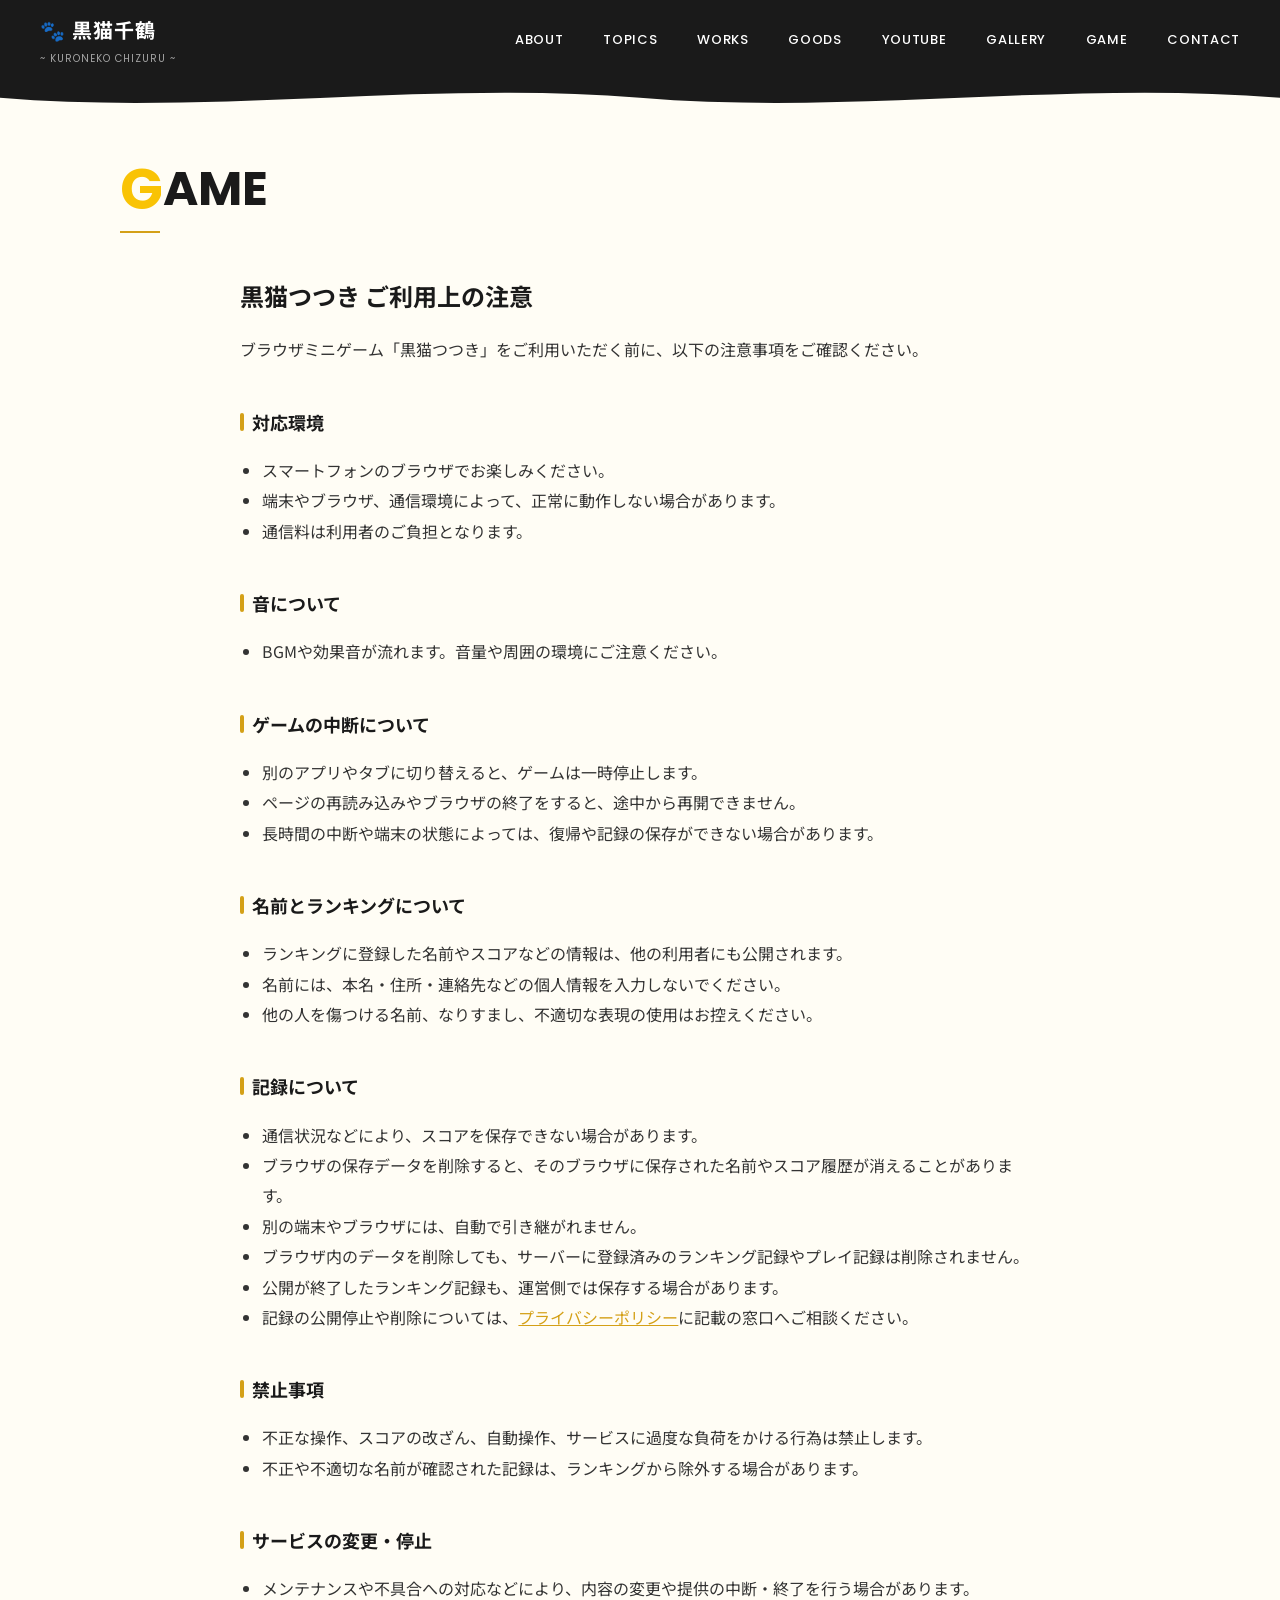
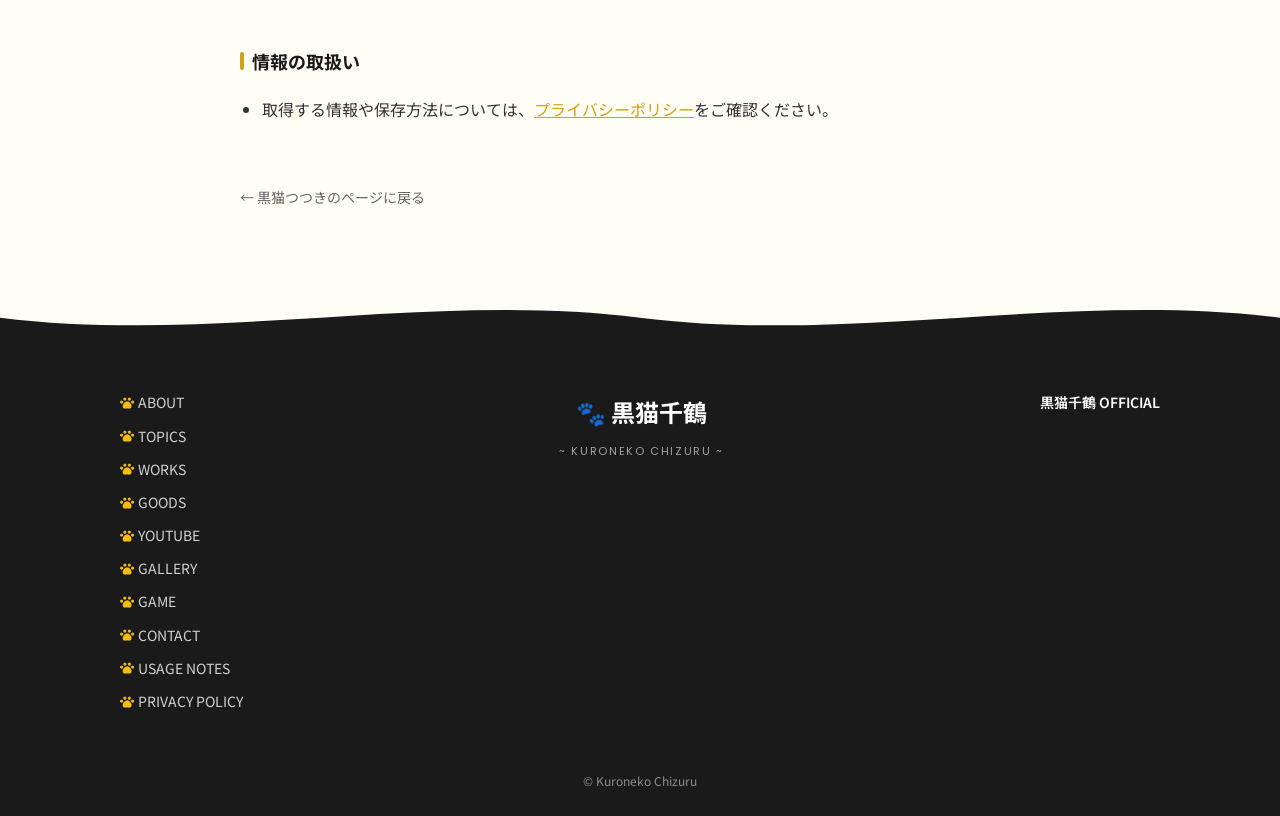
<file: game-kuroneko-tsutsuki-notes.html>
<!DOCTYPE html>
<html lang="ja">
<head>
  <meta charset="UTF-8">
  <meta name="viewport" content="width=device-width, initial-scale=1.0">
  <title>黒猫つつき ご利用上の注意 - 黒猫千鶴</title>
  <meta name="description" content="ブラウザミニゲーム「黒猫つつき」をご利用いただく際の注意事項。対応環境、ランキング、記録の取扱い、禁止事項など。">
  <meta property="og:title" content="黒猫つつき ご利用上の注意 - 黒猫千鶴">
  <meta property="og:description" content="ブラウザミニゲーム「黒猫つつき」をご利用いただく際の注意事項。対応環境、ランキング、記録の取扱い、禁止事項など。">
  <meta property="og:type" content="website">
  <meta property="og:url" content="https://kuroneko-kobo.com/game-kuroneko-tsutsuki-notes.html">
  <meta property="og:image" content="https://kuroneko-kobo.com/img/games/kuroneko-tsutsuki.webp">
  <meta property="og:image:width" content="1280">
  <meta property="og:image:height" content="720">
  <meta name="twitter:card" content="summary_large_image">
  <link rel="canonical" href="https://kuroneko-kobo.com/game-kuroneko-tsutsuki-notes.html">
  <link rel="preconnect" href="https://fonts.googleapis.com">
  <link rel="preconnect" href="https://fonts.gstatic.com" crossorigin>
  <link href="https://fonts.googleapis.com/css2?family=Noto+Sans+JP:wght@400;500;700;900&family=Poppins:wght@400;500;600;700&display=swap" rel="stylesheet">
  <link rel="stylesheet" href="css/variables.css">
  <link rel="stylesheet" href="css/common.css">
  <link rel="stylesheet" href="css/subpage.css">
</head>
<body class="notes-page">
  <header class="site-header"></header>

  <section class="section">
    <div class="section-inner">
      <div>
        <h2 class="section-title">
          <span class="first-letter">G</span>AME
        </h2>
        <div class="section-divider"></div>
      </div>

      <div class="policy">
        <h3 class="policy-title">黒猫つつき ご利用上の注意</h3>

        <p class="policy-intro">ブラウザミニゲーム「黒猫つつき」をご利用いただく前に、以下の注意事項をご確認ください。</p>

        <section class="policy-section">
          <h4 class="policy-heading">対応環境</h4>
          <ul>
            <li>スマートフォンのブラウザでお楽しみください。</li>
            <li>端末やブラウザ、通信環境によって、正常に動作しない場合があります。</li>
            <li>通信料は利用者のご負担となります。</li>
          </ul>
        </section>

        <section class="policy-section">
          <h4 class="policy-heading">音について</h4>
          <ul>
            <li>BGMや効果音が流れます。音量や周囲の環境にご注意ください。</li>
          </ul>
        </section>

        <section class="policy-section">
          <h4 class="policy-heading">ゲームの中断について</h4>
          <ul>
            <li>別のアプリやタブに切り替えると、ゲームは一時停止します。</li>
            <li>ページの再読み込みやブラウザの終了をすると、途中から再開できません。</li>
            <li>長時間の中断や端末の状態によっては、復帰や記録の保存ができない場合があります。</li>
          </ul>
        </section>

        <section class="policy-section">
          <h4 class="policy-heading">名前とランキングについて</h4>
          <ul>
            <li>ランキングに登録した名前やスコアなどの情報は、他の利用者にも公開されます。</li>
            <li>名前には、本名・住所・連絡先などの個人情報を入力しないでください。</li>
            <li>他の人を傷つける名前、なりすまし、不適切な表現の使用はお控えください。</li>
          </ul>
        </section>

        <section class="policy-section">
          <h4 class="policy-heading">記録について</h4>
          <ul>
            <li>通信状況などにより、スコアを保存できない場合があります。</li>
            <li>ブラウザの保存データを削除すると、そのブラウザに保存された名前やスコア履歴が消えることがあります。</li>
            <li>別の端末やブラウザには、自動で引き継がれません。</li>
            <li>ブラウザ内のデータを削除しても、サーバーに登録済みのランキング記録やプレイ記録は削除されません。</li>
            <li>公開が終了したランキング記録も、運営側では保存する場合があります。</li>
            <li>記録の公開停止や削除については、<a href="privacy.html">プライバシーポリシー</a>に記載の窓口へご相談ください。</li>
          </ul>
        </section>

        <section class="policy-section">
          <h4 class="policy-heading">禁止事項</h4>
          <ul>
            <li>不正な操作、スコアの改ざん、自動操作、サービスに過度な負荷をかける行為は禁止します。</li>
            <li>不正や不適切な名前が確認された記録は、ランキングから除外する場合があります。</li>
          </ul>
        </section>

        <section class="policy-section">
          <h4 class="policy-heading">サービスの変更・停止</h4>
          <ul>
            <li>メンテナンスや不具合への対応などにより、内容の変更や提供の中断・終了を行う場合があります。</li>
          </ul>
        </section>

        <section class="policy-section">
          <h4 class="policy-heading">情報の取扱い</h4>
          <ul>
            <li>取得する情報や保存方法については、<a href="privacy.html">プライバシーポリシー</a>をご確認ください。</li>
          </ul>
        </section>

        <p class="policy-back"><a href="game-kuroneko-tsutsuki.html">← 黒猫つつきのページに戻る</a></p>
      </div>
    </div>
  </section>

  <footer class="site-footer"></footer>

  <script src="js/common.js"></script>
</body>
</html>
</file>
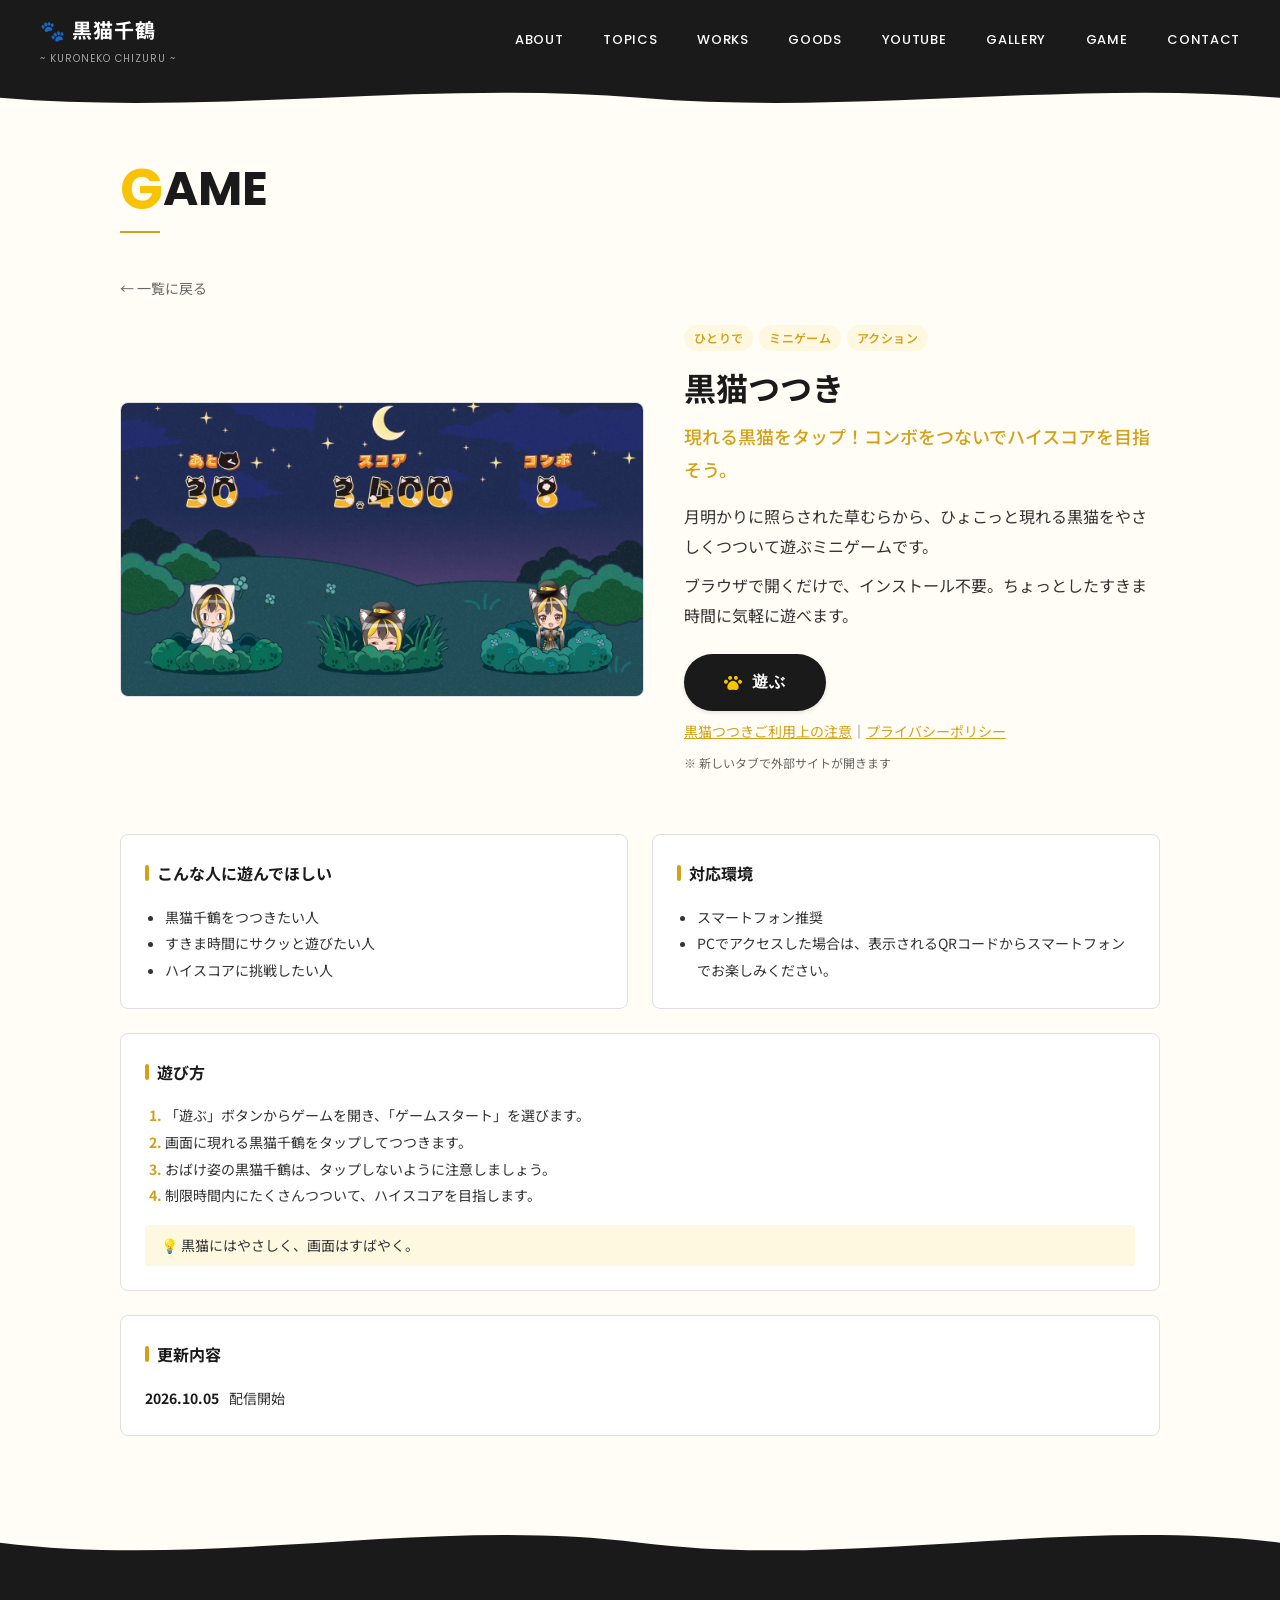
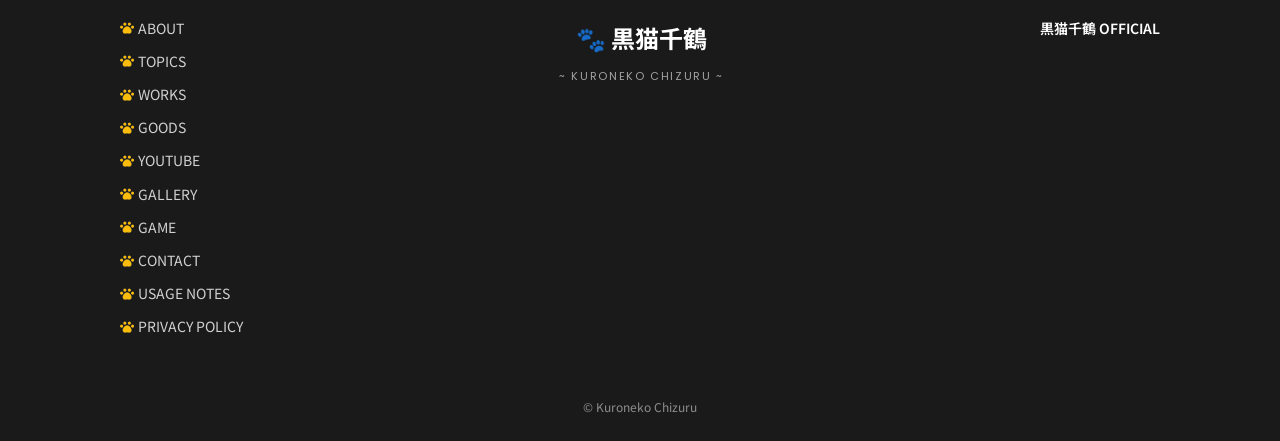
<file: game-kuroneko-tsutsuki.html>
<!DOCTYPE html>
<html lang="ja">
<head>
  <meta charset="UTF-8">
  <meta name="viewport" content="width=device-width, initial-scale=1.0">
  <meta name="google-adsense-account" content="ca-pub-7084400664900394">
  <title>黒猫つつき - 黒猫千鶴のブラウザゲーム</title>
  <meta name="description" content="月明かりの草むらから現れる黒猫をタップ！コンボをつないでハイスコアを目指す、インストール不要のブラウザミニゲーム「黒猫つつき」。">
  <meta property="og:title" content="黒猫つつき - 黒猫千鶴のブラウザゲーム">
  <meta property="og:description" content="月明かりの草むらから現れる黒猫をタップ！コンボをつないでハイスコアを目指す、インストール不要のブラウザミニゲーム「黒猫つつき」。">
  <meta property="og:type" content="website">
  <meta property="og:url" content="https://kuroneko-kobo.com/game-kuroneko-tsutsuki.html">
  <meta property="og:image" content="https://kuroneko-kobo.com/img/games/kuroneko-tsutsuki.webp">
  <meta property="og:image:width" content="1280">
  <meta property="og:image:height" content="720">
  <meta name="twitter:card" content="summary_large_image">
  <link rel="canonical" href="https://kuroneko-kobo.com/game-kuroneko-tsutsuki.html">
  <link rel="preconnect" href="https://fonts.googleapis.com">
  <link rel="preconnect" href="https://fonts.gstatic.com" crossorigin>
  <link href="https://fonts.googleapis.com/css2?family=Noto+Sans+JP:wght@400;500;700;900&family=Poppins:wght@400;500;600;700&display=swap" rel="stylesheet">
  <link rel="stylesheet" href="css/variables.css">
  <link rel="stylesheet" href="css/common.css">
  <link rel="stylesheet" href="css/subpage.css">
  <link rel="stylesheet" href="css/game.css">
  <script async src="https://pagead2.googlesyndication.com/pagead/js/adsbygoogle.js?client=ca-pub-7084400664900394"
     crossorigin="anonymous"></script>
</head>
<body class="game-page">
  <header class="site-header"></header>

  <section class="section">
    <div class="section-inner">
      <div>
        <h2 class="section-title">
          <span class="first-letter">G</span>AME
        </h2>
        <div class="section-divider"></div>
      </div>

      <div class="game-detail">
        <a href="game.html" class="game-back">← 一覧に戻る</a>

        <div class="game-detail-head">
          <div class="game-thumb">
            <img src="img/games/kuroneko-tsutsuki.webp" alt="黒猫つつき" width="1280" height="720">
          </div>
          <div>
            <div class="game-tags">
              <span class="game-genre">ひとりで</span>
              <span class="game-genre">ミニゲーム</span>
              <span class="game-genre">アクション</span>
            </div>
            <h3 class="game-detail-title">黒猫つつき</h3>
            <p class="game-detail-catch">現れる黒猫をタップ！コンボをつないでハイスコアを目指そう。</p>
            <div class="game-detail-desc">
              <p>月明かりに照らされた草むらから、ひょこっと現れる黒猫をやさしくつついて遊ぶミニゲームです。</p>
              <p>ブラウザで開くだけで、インストール不要。ちょっとしたすきま時間に気軽に遊べます。</p>
            </div>
            <div class="btn-play-row">
              <a href="https://kuroneko-tsutsuki.kuroneko-kobo.com/index.html" target="_blank" rel="noopener noreferrer" class="btn-play">
                <img src="img/decorations/paw-gold.svg" alt="" class="btn-play-paw">遊ぶ
              </a>
              <span class="btn-play-links">
                <a href="game-kuroneko-tsutsuki-notes.html">黒猫つつきご利用上の注意</a>｜<a href="privacy.html">プライバシーポリシー</a>
              </span>
              <span class="btn-play-note">※ 新しいタブで外部サイトが開きます</span>
            </div>
          </div>
        </div>

        <div class="game-blocks">
          <div class="game-block">
            <h4 class="game-block-title">こんな人に遊んでほしい</h4>
            <ul>
              <li>黒猫千鶴をつつきたい人</li>
              <li>すきま時間にサクッと遊びたい人</li>
              <li>ハイスコアに挑戦したい人</li>
            </ul>
          </div>

          <div class="game-block">
            <h4 class="game-block-title">対応環境</h4>
            <ul>
              <li>スマートフォン推奨</li>
              <li>PCでアクセスした場合は、表示されるQRコードからスマートフォンでお楽しみください。</li>
            </ul>
          </div>

          <div class="game-block game-block-wide">
            <h4 class="game-block-title">遊び方</h4>
            <ol>
              <li>「遊ぶ」ボタンからゲームを開き、「ゲームスタート」を選びます。</li>
              <li>画面に現れる黒猫千鶴をタップしてつつきます。</li>
              <li>おばけ姿の黒猫千鶴は、タップしないように注意しましょう。</li>
              <li>制限時間内にたくさんつついて、ハイスコアを目指します。</li>
            </ol>
            <p class="game-block-tips">💡 黒猫にはやさしく、画面はすばやく。</p>
          </div>

          <div class="game-block game-block-wide">
            <h4 class="game-block-title">更新内容</h4>
            <ul class="game-updates">
              <li><span class="game-update-date">2026.10.05</span>配信開始</li>
            </ul>
          </div>
        </div>
      </div>
    </div>
  </section>

  <footer class="site-footer"></footer>

  <script src="js/common.js"></script>
</body>
</html>
</file>
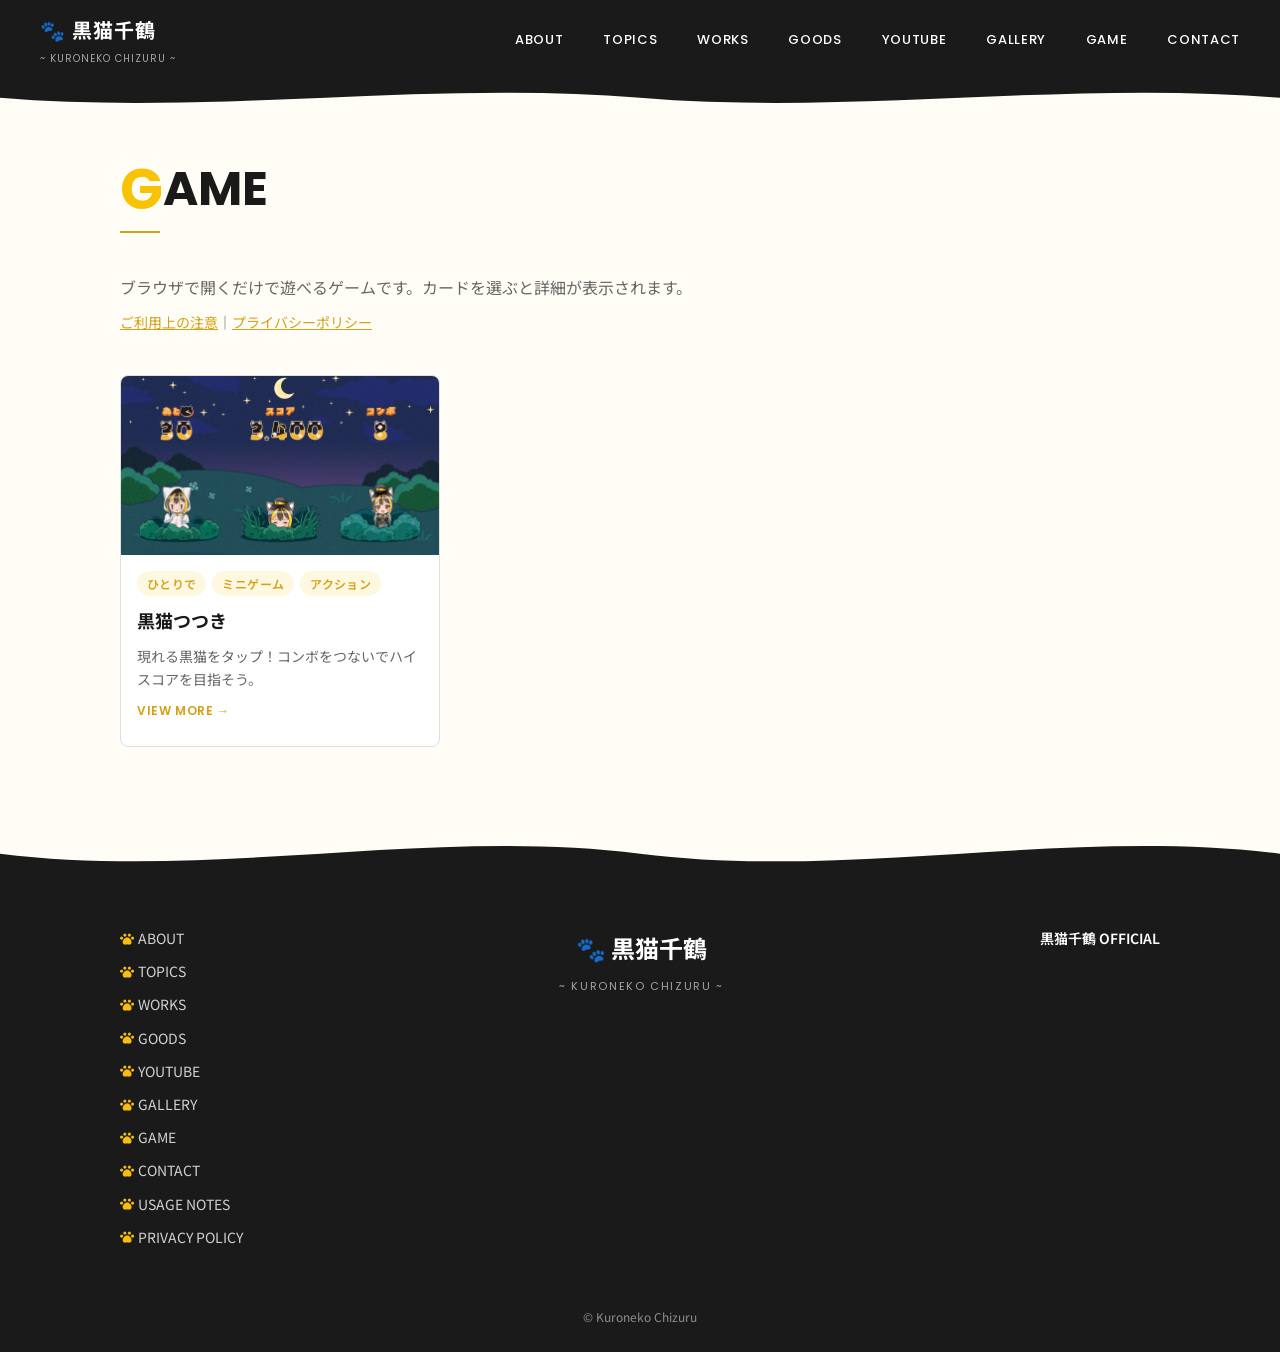
<file: game.html>
<!DOCTYPE html>
<html lang="ja">
<head>
  <meta charset="UTF-8">
  <meta name="viewport" content="width=device-width, initial-scale=1.0">
  <title>GAME</title>
  <meta name="description" content="黒猫千鶴のブラウザゲーム一覧。インストール不要で気軽に遊べます。">
  <meta property="og:title" content="GAME - 黒猫千鶴">
  <meta property="og:description" content="黒猫千鶴のブラウザゲーム一覧。インストール不要で気軽に遊べます。">
  <meta property="og:type" content="website">
  <meta property="og:url" content="https://kuroneko-kobo.com/game.html">
  <meta property="og:image" content="https://kuroneko-kobo.com/img/hero/slide1.png">
  <meta property="og:image:width" content="1200">
  <meta property="og:image:height" content="680">
  <meta name="twitter:card" content="summary_large_image">
  <link rel="canonical" href="https://kuroneko-kobo.com/game.html">
  <link rel="preconnect" href="https://fonts.googleapis.com">
  <link rel="preconnect" href="https://fonts.gstatic.com" crossorigin>
  <link href="https://fonts.googleapis.com/css2?family=Noto+Sans+JP:wght@400;500;700;900&family=Poppins:wght@400;500;600;700&display=swap" rel="stylesheet">
  <link rel="stylesheet" href="css/variables.css">
  <link rel="stylesheet" href="css/common.css">
  <link rel="stylesheet" href="css/subpage.css">
  <link rel="stylesheet" href="css/game.css">
  <script async src="https://pagead2.googlesyndication.com/pagead/js/adsbygoogle.js?client=ca-pub-7084400664900394"
     crossorigin="anonymous"></script>
</head>
<body class="game-page">
  <header class="site-header"></header>

  <section class="section">
    <div class="section-inner">
      <div>
        <h2 class="section-title">
          <span class="first-letter">G</span>AME
        </h2>
        <div class="section-divider"></div>
      </div>

      <!-- 一覧 -->
      <div class="game-view is-active" id="game-list-view">
        <p class="game-lead">ブラウザで開くだけで遊べるゲームです。カードを選ぶと詳細が表示されます。</p>
        <p class="game-lead-links"><a href="terms.html">ご利用上の注意</a>｜<a href="privacy.html">プライバシーポリシー</a></p>
        <div class="game-grid" id="game-list">
          <!-- game-loader.jsで動的生成 -->
        </div>
      </div>

      <!-- 詳細 -->
      <div class="game-view" id="game-detail-view">
        <div class="game-detail" id="game-detail">
          <!-- game-loader.jsで動的生成 -->
        </div>
      </div>
    </div>
  </section>

  <footer class="site-footer"></footer>

  <script src="js/common.js"></script>
  <script src="js/game-loader.js"></script>
</body>
</html>
</file>
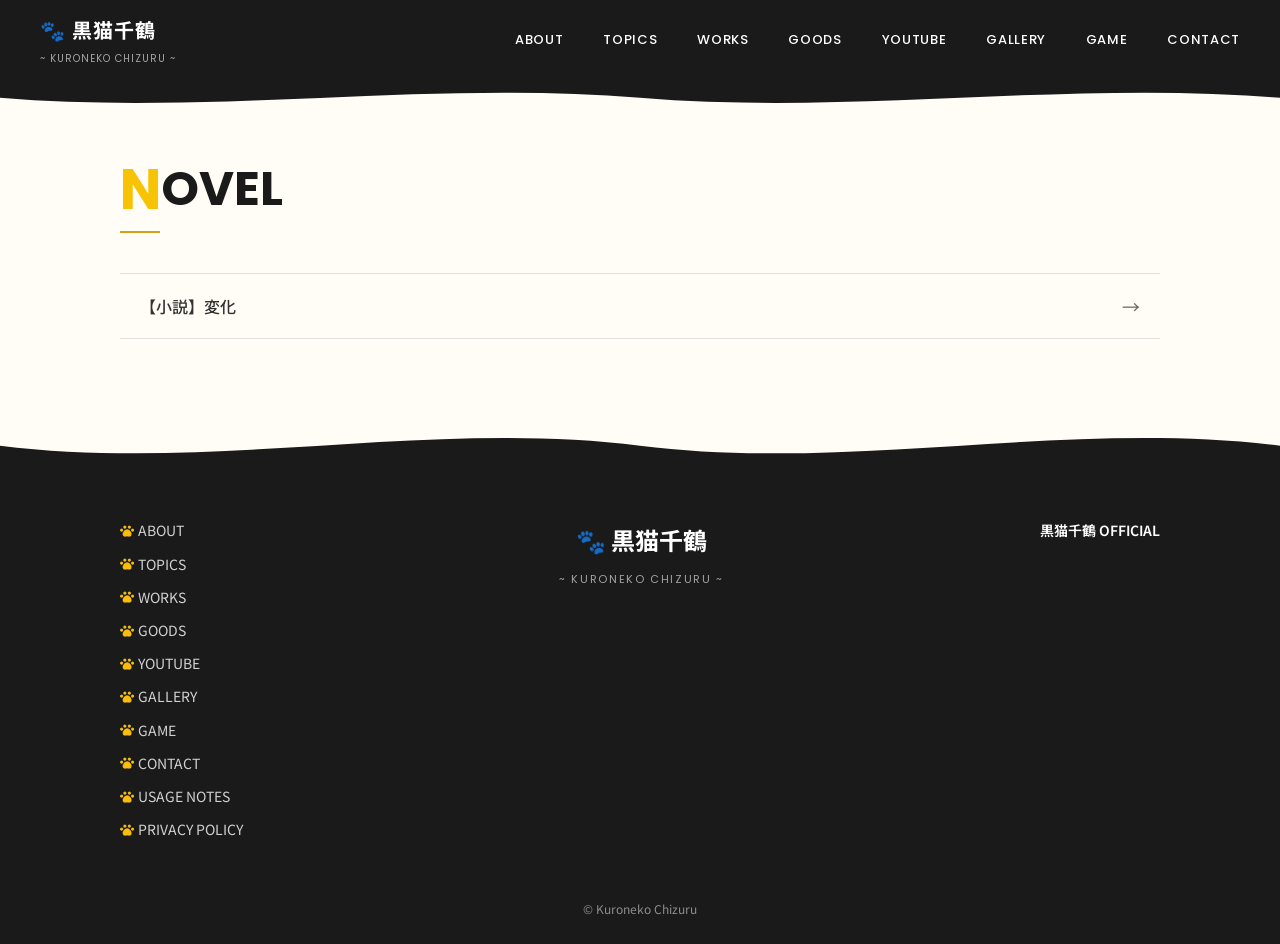
<file: novel.html>
<!DOCTYPE html>
<html lang="ja">
<head>
  <meta charset="UTF-8">
  <meta name="viewport" content="width=device-width, initial-scale=1.0">
  <title>NOVEL - 黒猫千鶴</title>
  <meta name="description" content="黒猫千鶴の小説・テキスト作品。noteで公開中の作品一覧。">
  <meta property="og:title" content="NOVEL - 黒猫千鶴">
  <meta property="og:description" content="黒猫千鶴の小説・テキスト作品。noteで公開中の作品一覧。">
  <meta property="og:type" content="website">
  <meta property="og:url" content="https://kuroneko-kobo.com/novel.html">
  <meta property="og:image" content="https://kuroneko-kobo.com/img/hero/slide1.png">
  <meta property="og:image:width" content="1200">
  <meta property="og:image:height" content="680">
  <meta name="twitter:card" content="summary_large_image">
  <link rel="canonical" href="https://kuroneko-kobo.com/novel.html">
  <link rel="preconnect" href="https://fonts.googleapis.com">
  <link rel="preconnect" href="https://fonts.gstatic.com" crossorigin>
  <link href="https://fonts.googleapis.com/css2?family=Noto+Sans+JP:wght@400;500;700;900&family=Poppins:wght@400;500;600;700&display=swap" rel="stylesheet">
  <link rel="stylesheet" href="css/variables.css">
  <link rel="stylesheet" href="css/common.css">
  <link rel="stylesheet" href="css/subpage.css">
</head>
<body class="novel-page">
  <header class="site-header"></header>

  <section class="section">
    <div class="section-inner">
      <div>
        <h2 class="section-title">
          <span class="first-letter">N</span>OVEL
        </h2>
        <div class="section-divider"></div>
      </div>
      <div class="novel-list" id="novel-list">
        <!-- novel-loader.jsで動的生成 -->
      </div>
    </div>
  </section>

  <footer class="site-footer"></footer>

  <script src="js/common.js"></script>
  <script>
    document.addEventListener('DOMContentLoaded', function () {
      fetch('data/novels.json')
        .then(function (res) { return res.json(); })
        .then(function (data) {
          var container = document.getElementById('novel-list');
          if (!container) return;

          container.innerHTML = data.map(function (item) {
            return '<a href="' + escapeHtml(item.link) + '" target="_blank" rel="noopener noreferrer" class="novel-link-item">' +
              '<span class="novel-link-title">' + escapeHtml(item.title) + '</span>' +
              '<span class="novel-link-arrow">→</span>' +
            '</a>';
          }).join('');
        })
        .catch(function (err) {
          console.error('Novel データの読み込みに失敗:', err);
        });
    });

    function escapeHtml(str) {
      if (!str) return '';
      var div = document.createElement('div');
      div.appendChild(document.createTextNode(str));
      return div.innerHTML;
    }
  </script>
</body>
</html>
</file>
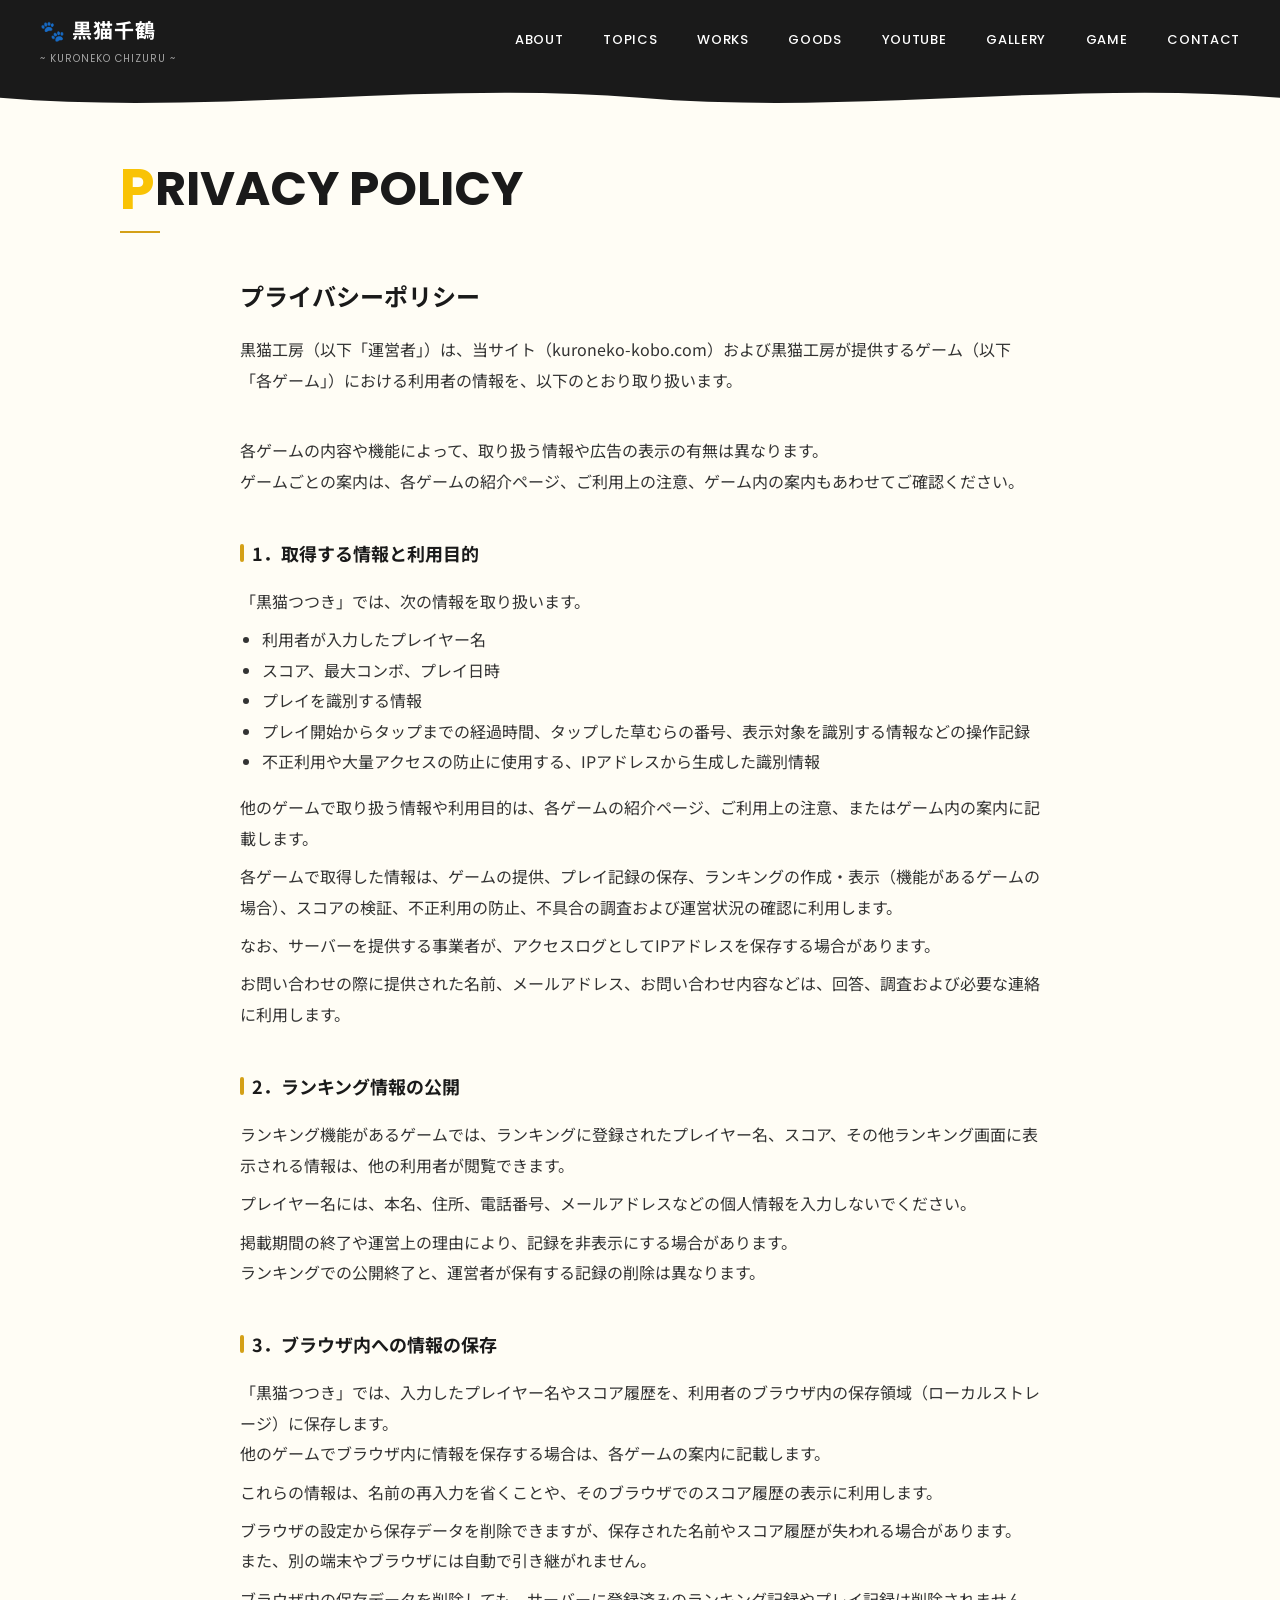
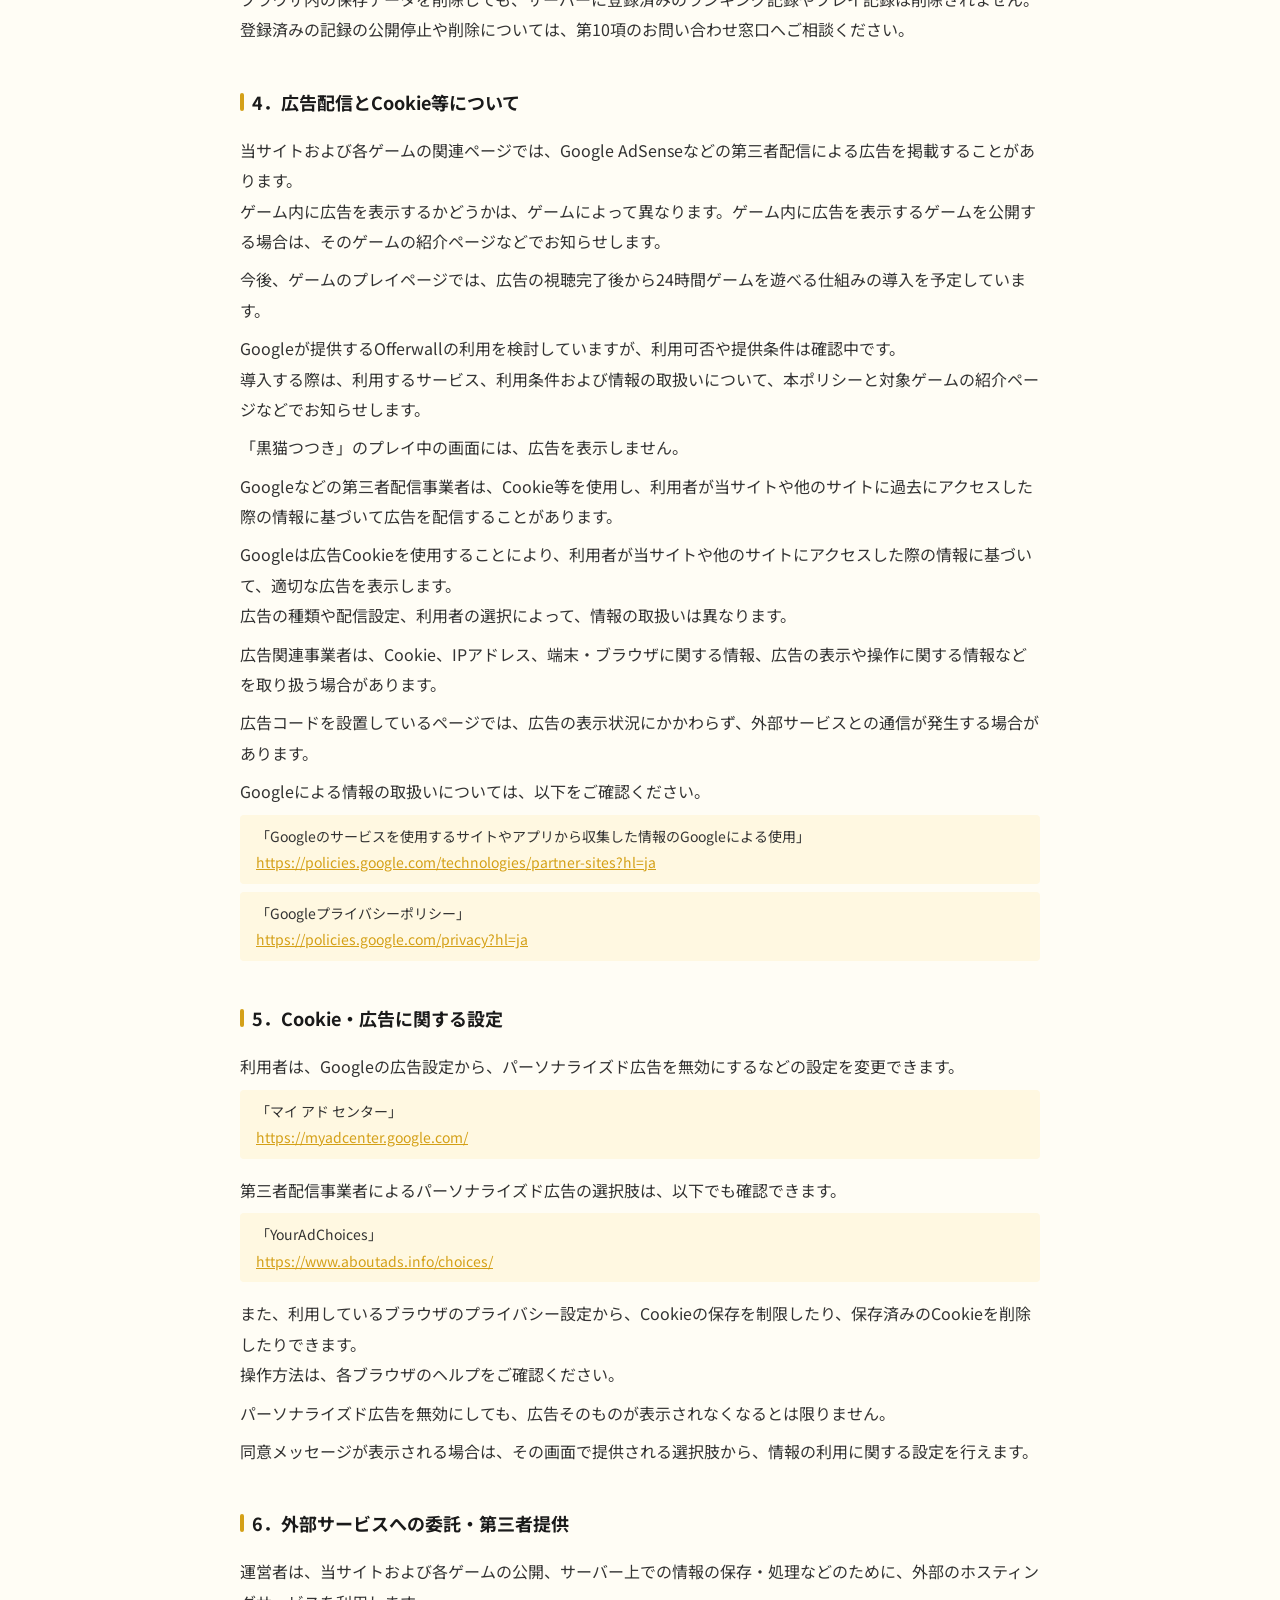
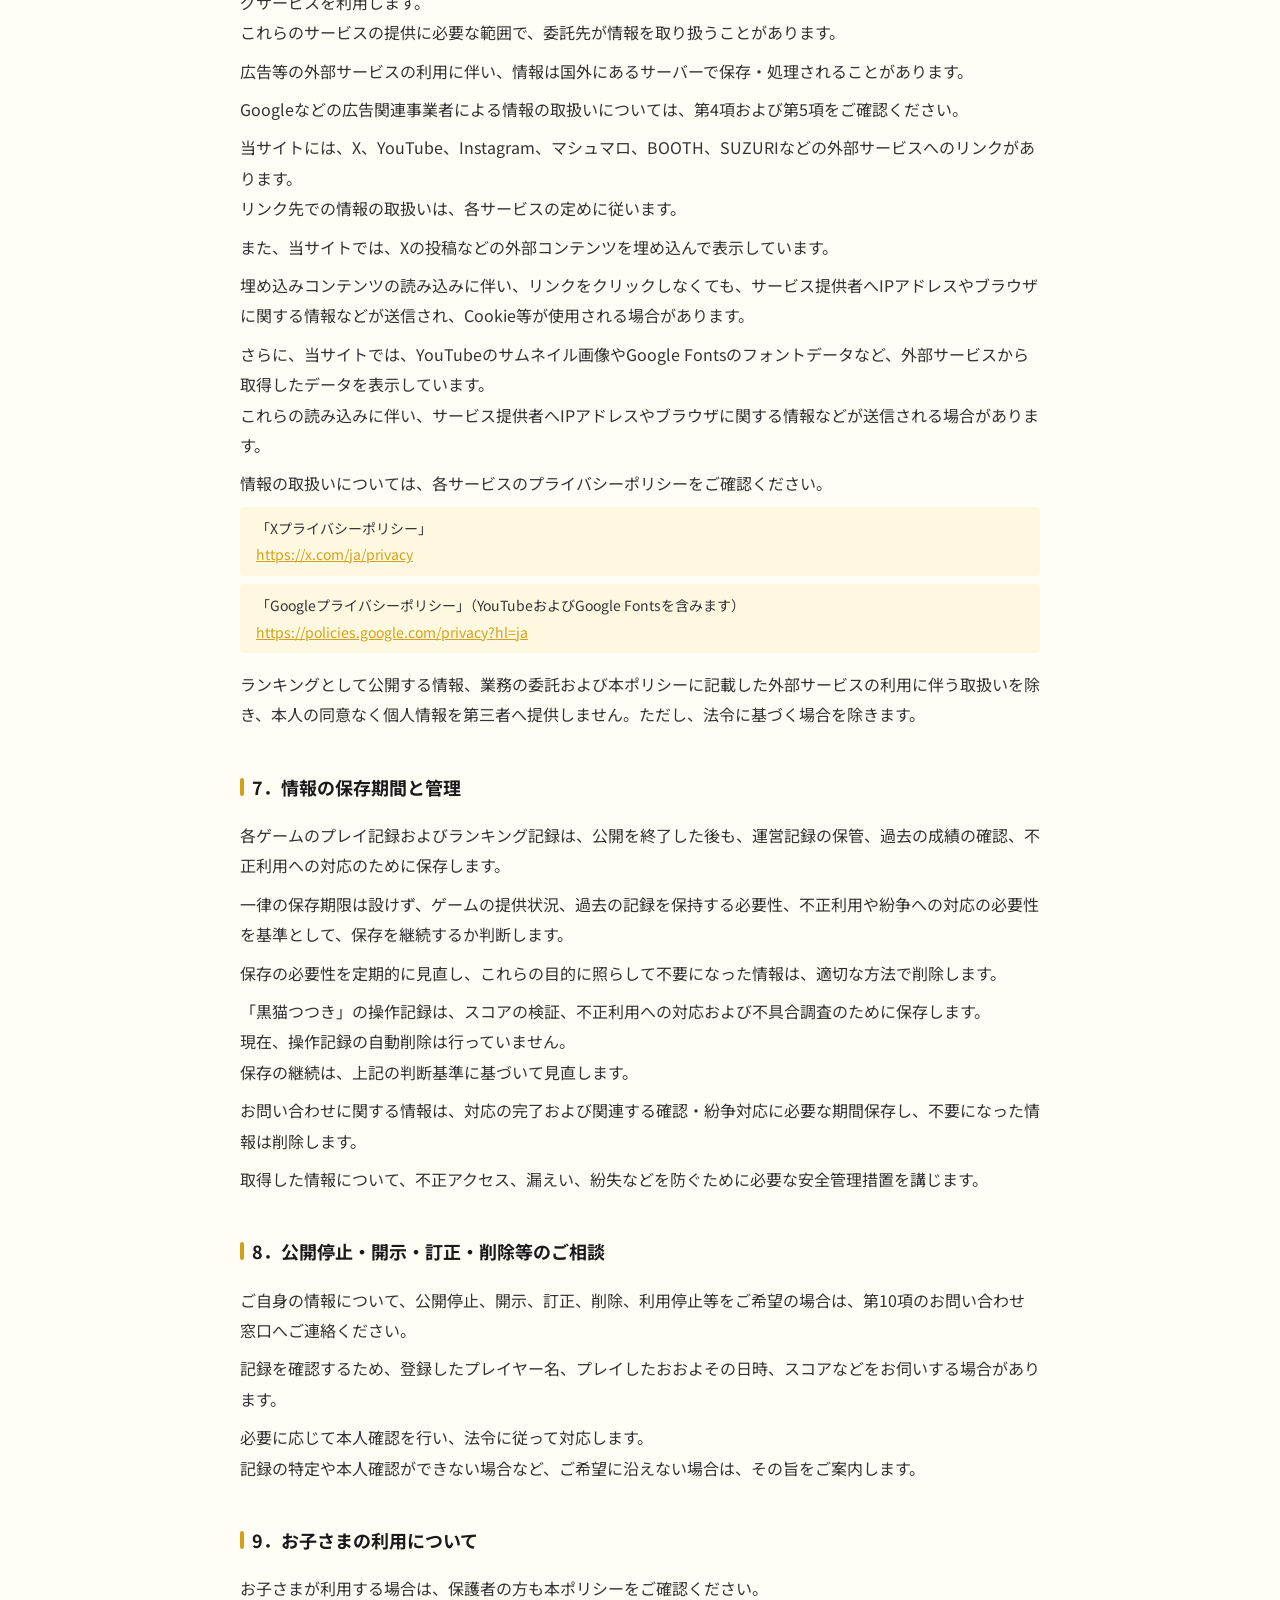
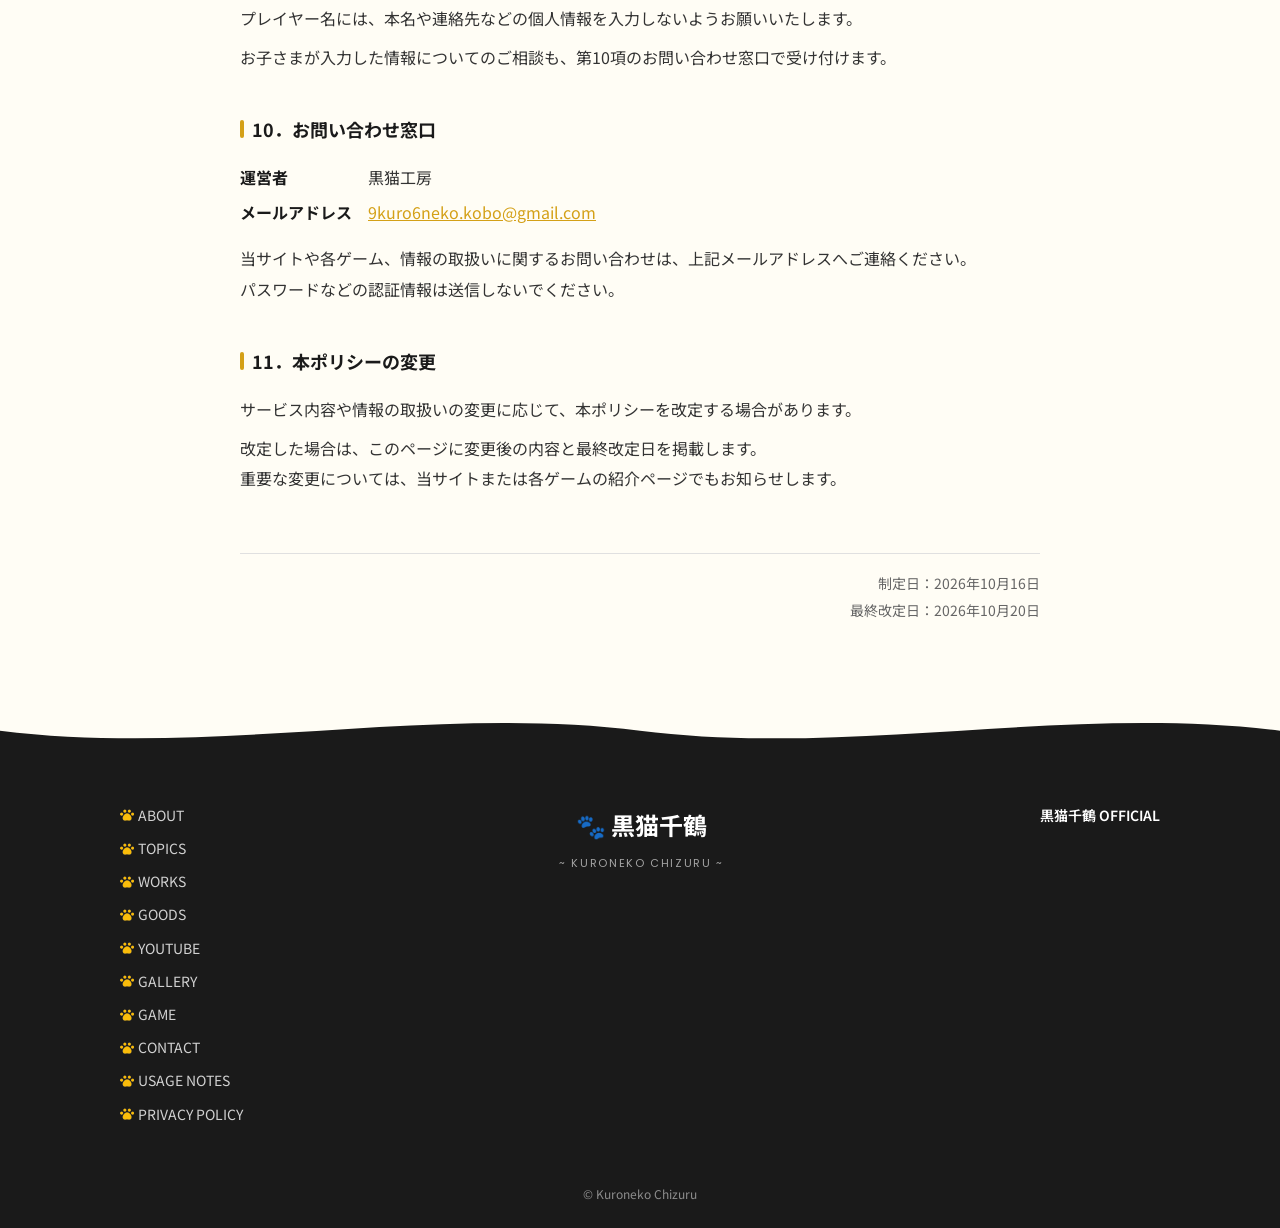
<file: privacy.html>
<!DOCTYPE html>
<html lang="ja">
<head>
  <meta charset="UTF-8">
  <meta name="viewport" content="width=device-width, initial-scale=1.0">
  <title>プライバシーポリシー - 黒猫千鶴</title>
  <meta name="description" content="黒猫工房が提供するゲームおよび当サイトにおける利用者情報の取り扱いについて。">
  <meta property="og:title" content="プライバシーポリシー - 黒猫千鶴">
  <meta property="og:description" content="黒猫工房が提供するゲームおよび当サイトにおける利用者情報の取り扱いについて。">
  <meta property="og:type" content="website">
  <meta property="og:url" content="https://kuroneko-kobo.com/privacy.html">
  <meta property="og:image" content="https://kuroneko-kobo.com/img/hero/slide1.png">
  <meta property="og:image:width" content="1200">
  <meta property="og:image:height" content="680">
  <meta name="twitter:card" content="summary_large_image">
  <link rel="canonical" href="https://kuroneko-kobo.com/privacy.html">
  <link rel="preconnect" href="https://fonts.googleapis.com">
  <link rel="preconnect" href="https://fonts.gstatic.com" crossorigin>
  <link href="https://fonts.googleapis.com/css2?family=Noto+Sans+JP:wght@400;500;700;900&family=Poppins:wght@400;500;600;700&display=swap" rel="stylesheet">
  <link rel="stylesheet" href="css/variables.css">
  <link rel="stylesheet" href="css/common.css">
  <link rel="stylesheet" href="css/subpage.css">
</head>
<body class="privacy-page">
  <header class="site-header"></header>

  <section class="section">
    <div class="section-inner">
      <div>
        <h2 class="section-title">
          <span class="first-letter">P</span>RIVACY POLICY
        </h2>
        <div class="section-divider"></div>
      </div>

      <div class="policy">
        <h3 class="policy-title">プライバシーポリシー</h3>

        <p class="policy-intro">黒猫工房（以下「運営者」）は、当サイト（kuroneko-kobo.com）および黒猫工房が提供するゲーム（以下「各ゲーム」）における利用者の情報を、以下のとおり取り扱います。</p>
        <p class="policy-intro">各ゲームの内容や機能によって、取り扱う情報や広告の表示の有無は異なります。<br>ゲームごとの案内は、各ゲームの紹介ページ、ご利用上の注意、ゲーム内の案内もあわせてご確認ください。</p>

        <section class="policy-section">
          <h4 class="policy-heading">1．取得する情報と利用目的</h4>
          <p>「黒猫つつき」では、次の情報を取り扱います。</p>
          <ul>
            <li>利用者が入力したプレイヤー名</li>
            <li>スコア、最大コンボ、プレイ日時</li>
            <li>プレイを識別する情報</li>
            <li>プレイ開始からタップまでの経過時間、タップした草むらの番号、表示対象を識別する情報などの操作記録</li>
            <li>不正利用や大量アクセスの防止に使用する、IPアドレスから生成した識別情報</li>
          </ul>
          <p>他のゲームで取り扱う情報や利用目的は、各ゲームの紹介ページ、ご利用上の注意、またはゲーム内の案内に記載します。</p>
          <p>各ゲームで取得した情報は、ゲームの提供、プレイ記録の保存、ランキングの作成・表示（機能があるゲームの場合）、スコアの検証、不正利用の防止、不具合の調査および運営状況の確認に利用します。</p>
          <p>なお、サーバーを提供する事業者が、アクセスログとしてIPアドレスを保存する場合があります。</p>
          <p>お問い合わせの際に提供された名前、メールアドレス、お問い合わせ内容などは、回答、調査および必要な連絡に利用します。</p>
        </section>

        <section class="policy-section">
          <h4 class="policy-heading">2．ランキング情報の公開</h4>
          <p>ランキング機能があるゲームでは、ランキングに登録されたプレイヤー名、スコア、その他ランキング画面に表示される情報は、他の利用者が閲覧できます。</p>
          <p>プレイヤー名には、本名、住所、電話番号、メールアドレスなどの個人情報を入力しないでください。</p>
          <p>掲載期間の終了や運営上の理由により、記録を非表示にする場合があります。<br>ランキングでの公開終了と、運営者が保有する記録の削除は異なります。</p>
        </section>

        <section class="policy-section">
          <h4 class="policy-heading">3．ブラウザ内への情報の保存</h4>
          <p>「黒猫つつき」では、入力したプレイヤー名やスコア履歴を、利用者のブラウザ内の保存領域（ローカルストレージ）に保存します。<br>他のゲームでブラウザ内に情報を保存する場合は、各ゲームの案内に記載します。</p>
          <p>これらの情報は、名前の再入力を省くことや、そのブラウザでのスコア履歴の表示に利用します。</p>
          <p>ブラウザの設定から保存データを削除できますが、保存された名前やスコア履歴が失われる場合があります。<br>また、別の端末やブラウザには自動で引き継がれません。</p>
          <p>ブラウザ内の保存データを削除しても、サーバーに登録済みのランキング記録やプレイ記録は削除されません。<br>登録済みの記録の公開停止や削除については、第10項のお問い合わせ窓口へご相談ください。</p>
        </section>

        <section class="policy-section">
          <h4 class="policy-heading">4．広告配信とCookie等について</h4>
          <p>当サイトおよび各ゲームの関連ページでは、Google AdSenseなどの第三者配信による広告を掲載することがあります。<br>ゲーム内に広告を表示するかどうかは、ゲームによって異なります。ゲーム内に広告を表示するゲームを公開する場合は、そのゲームの紹介ページなどでお知らせします。</p>
          <p>今後、ゲームのプレイページでは、広告の視聴完了後から24時間ゲームを遊べる仕組みの導入を予定しています。</p>
          <p>Googleが提供するOfferwallの利用を検討していますが、利用可否や提供条件は確認中です。<br>導入する際は、利用するサービス、利用条件および情報の取扱いについて、本ポリシーと対象ゲームの紹介ページなどでお知らせします。</p>
          <p>「黒猫つつき」のプレイ中の画面には、広告を表示しません。</p>
          <p>Googleなどの第三者配信事業者は、Cookie等を使用し、利用者が当サイトや他のサイトに過去にアクセスした際の情報に基づいて広告を配信することがあります。</p>
          <p>Googleは広告Cookieを使用することにより、利用者が当サイトや他のサイトにアクセスした際の情報に基づいて、適切な広告を表示します。<br>広告の種類や配信設定、利用者の選択によって、情報の取扱いは異なります。</p>
          <p>広告関連事業者は、Cookie、IPアドレス、端末・ブラウザに関する情報、広告の表示や操作に関する情報などを取り扱う場合があります。</p>
          <p>広告コードを設置しているページでは、広告の表示状況にかかわらず、外部サービスとの通信が発生する場合があります。</p>
          <p>Googleによる情報の取扱いについては、以下をご確認ください。</p>
          <ul class="policy-links">
            <li>「Googleのサービスを使用するサイトやアプリから収集した情報のGoogleによる使用」<br><a href="https://policies.google.com/technologies/partner-sites?hl=ja" target="_blank" rel="noopener noreferrer">https://policies.google.com/technologies/partner-sites?hl=ja</a></li>
            <li>「Googleプライバシーポリシー」<br><a href="https://policies.google.com/privacy?hl=ja" target="_blank" rel="noopener noreferrer">https://policies.google.com/privacy?hl=ja</a></li>
          </ul>
        </section>

        <section class="policy-section">
          <h4 class="policy-heading">5．Cookie・広告に関する設定</h4>
          <p>利用者は、Googleの広告設定から、パーソナライズド広告を無効にするなどの設定を変更できます。</p>
          <ul class="policy-links">
            <li>「マイ アド センター」<br><a href="https://myadcenter.google.com/" target="_blank" rel="noopener noreferrer">https://myadcenter.google.com/</a></li>
          </ul>
          <p>第三者配信事業者によるパーソナライズド広告の選択肢は、以下でも確認できます。</p>
          <ul class="policy-links">
            <li>「YourAdChoices」<br><a href="https://www.aboutads.info/choices/" target="_blank" rel="noopener noreferrer">https://www.aboutads.info/choices/</a></li>
          </ul>
          <p>また、利用しているブラウザのプライバシー設定から、Cookieの保存を制限したり、保存済みのCookieを削除したりできます。<br>操作方法は、各ブラウザのヘルプをご確認ください。</p>
          <p>パーソナライズド広告を無効にしても、広告そのものが表示されなくなるとは限りません。</p>
          <p>同意メッセージが表示される場合は、その画面で提供される選択肢から、情報の利用に関する設定を行えます。</p>
        </section>

        <section class="policy-section">
          <h4 class="policy-heading">6．外部サービスへの委託・第三者提供</h4>
          <p>運営者は、当サイトおよび各ゲームの公開、サーバー上での情報の保存・処理などのために、外部のホスティングサービスを利用します。<br>これらのサービスの提供に必要な範囲で、委託先が情報を取り扱うことがあります。</p>
          <p>広告等の外部サービスの利用に伴い、情報は国外にあるサーバーで保存・処理されることがあります。</p>
          <p>Googleなどの広告関連事業者による情報の取扱いについては、第4項および第5項をご確認ください。</p>
          <p>当サイトには、X、YouTube、Instagram、マシュマロ、BOOTH、SUZURIなどの外部サービスへのリンクがあります。<br>リンク先での情報の取扱いは、各サービスの定めに従います。</p>
          <p>また、当サイトでは、Xの投稿などの外部コンテンツを埋め込んで表示しています。</p>
          <p>埋め込みコンテンツの読み込みに伴い、リンクをクリックしなくても、サービス提供者へIPアドレスやブラウザに関する情報などが送信され、Cookie等が使用される場合があります。</p>
          <p>さらに、当サイトでは、YouTubeのサムネイル画像やGoogle Fontsのフォントデータなど、外部サービスから取得したデータを表示しています。<br>これらの読み込みに伴い、サービス提供者へIPアドレスやブラウザに関する情報などが送信される場合があります。</p>
          <p>情報の取扱いについては、各サービスのプライバシーポリシーをご確認ください。</p>
          <ul class="policy-links">
            <li>「Xプライバシーポリシー」<br><a href="https://x.com/ja/privacy" target="_blank" rel="noopener noreferrer">https://x.com/ja/privacy</a></li>
            <li>「Googleプライバシーポリシー」（YouTubeおよびGoogle Fontsを含みます）<br><a href="https://policies.google.com/privacy?hl=ja" target="_blank" rel="noopener noreferrer">https://policies.google.com/privacy?hl=ja</a></li>
          </ul>
          <p>ランキングとして公開する情報、業務の委託および本ポリシーに記載した外部サービスの利用に伴う取扱いを除き、本人の同意なく個人情報を第三者へ提供しません。ただし、法令に基づく場合を除きます。</p>
        </section>

        <section class="policy-section">
          <h4 class="policy-heading">7．情報の保存期間と管理</h4>
          <p>各ゲームのプレイ記録およびランキング記録は、公開を終了した後も、運営記録の保管、過去の成績の確認、不正利用への対応のために保存します。</p>
          <p>一律の保存期限は設けず、ゲームの提供状況、過去の記録を保持する必要性、不正利用や紛争への対応の必要性を基準として、保存を継続するか判断します。</p>
          <p>保存の必要性を定期的に見直し、これらの目的に照らして不要になった情報は、適切な方法で削除します。</p>
          <p>「黒猫つつき」の操作記録は、スコアの検証、不正利用への対応および不具合調査のために保存します。<br>現在、操作記録の自動削除は行っていません。<br>保存の継続は、上記の判断基準に基づいて見直します。</p>
          <p>お問い合わせに関する情報は、対応の完了および関連する確認・紛争対応に必要な期間保存し、不要になった情報は削除します。</p>
          <p>取得した情報について、不正アクセス、漏えい、紛失などを防ぐために必要な安全管理措置を講じます。</p>
        </section>

        <section class="policy-section">
          <h4 class="policy-heading">8．公開停止・開示・訂正・削除等のご相談</h4>
          <p>ご自身の情報について、公開停止、開示、訂正、削除、利用停止等をご希望の場合は、第10項のお問い合わせ窓口へご連絡ください。</p>
          <p>記録を確認するため、登録したプレイヤー名、プレイしたおおよその日時、スコアなどをお伺いする場合があります。</p>
          <p>必要に応じて本人確認を行い、法令に従って対応します。<br>記録の特定や本人確認ができない場合など、ご希望に沿えない場合は、その旨をご案内します。</p>
        </section>

        <section class="policy-section">
          <h4 class="policy-heading">9．お子さまの利用について</h4>
          <p>お子さまが利用する場合は、保護者の方も本ポリシーをご確認ください。<br>プレイヤー名には、本名や連絡先などの個人情報を入力しないようお願いいたします。</p>
          <p>お子さまが入力した情報についてのご相談も、第10項のお問い合わせ窓口で受け付けます。</p>
        </section>

        <section class="policy-section">
          <h4 class="policy-heading">10．お問い合わせ窓口</h4>
          <dl class="policy-contact">
            <dt>運営者</dt>
            <dd>黒猫工房</dd>
            <dt>メールアドレス</dt>
            <dd><a href="mailto:9kuro6neko.kobo@gmail.com">9kuro6neko.kobo@gmail.com</a></dd>
          </dl>
          <p>当サイトや各ゲーム、情報の取扱いに関するお問い合わせは、上記メールアドレスへご連絡ください。<br>パスワードなどの認証情報は送信しないでください。</p>
        </section>

        <section class="policy-section">
          <h4 class="policy-heading">11．本ポリシーの変更</h4>
          <p>サービス内容や情報の取扱いの変更に応じて、本ポリシーを改定する場合があります。</p>
          <p>改定した場合は、このページに変更後の内容と最終改定日を掲載します。<br>重要な変更については、当サイトまたは各ゲームの紹介ページでもお知らせします。</p>
        </section>

        <p class="policy-dates">
          制定日：2026年10月16日<br>
          最終改定日：2026年10月20日
        </p>
      </div>
    </div>
  </section>

  <footer class="site-footer"></footer>

  <script src="js/common.js"></script>
</body>
</html>
</file>
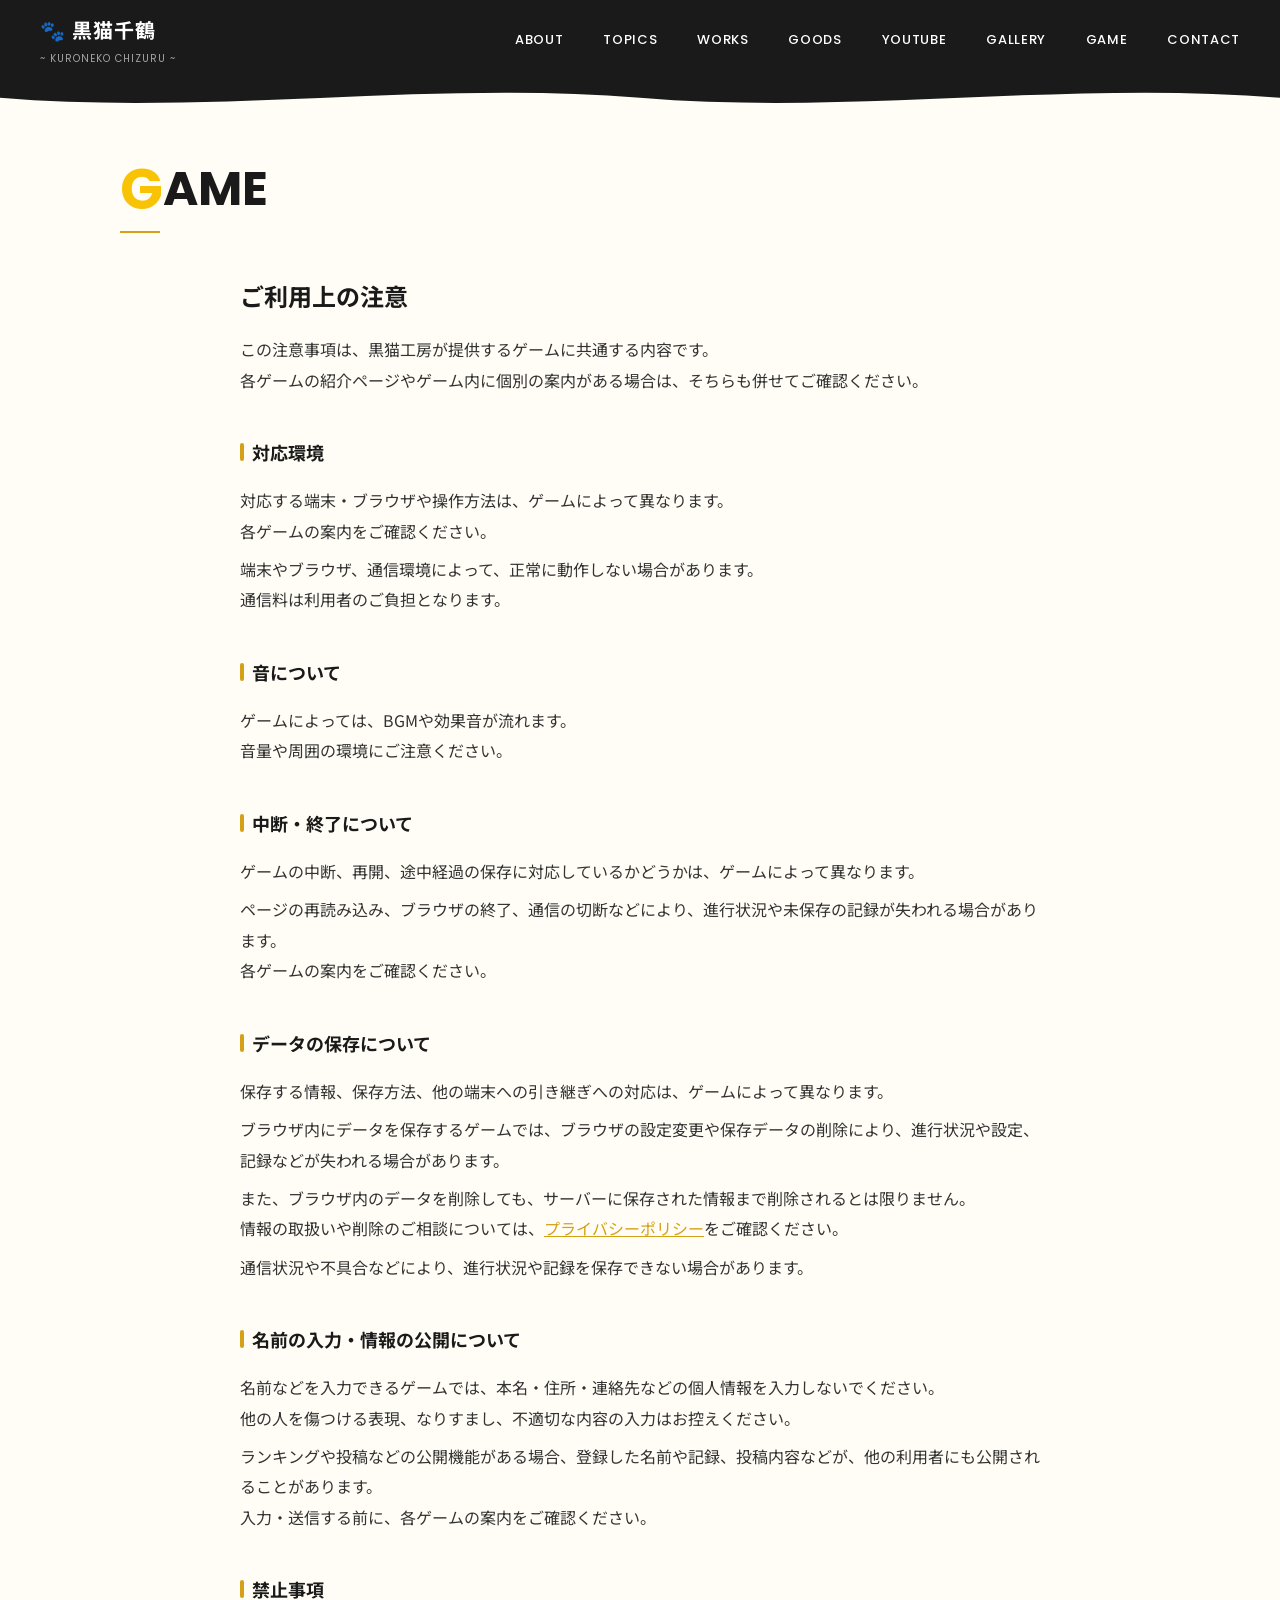
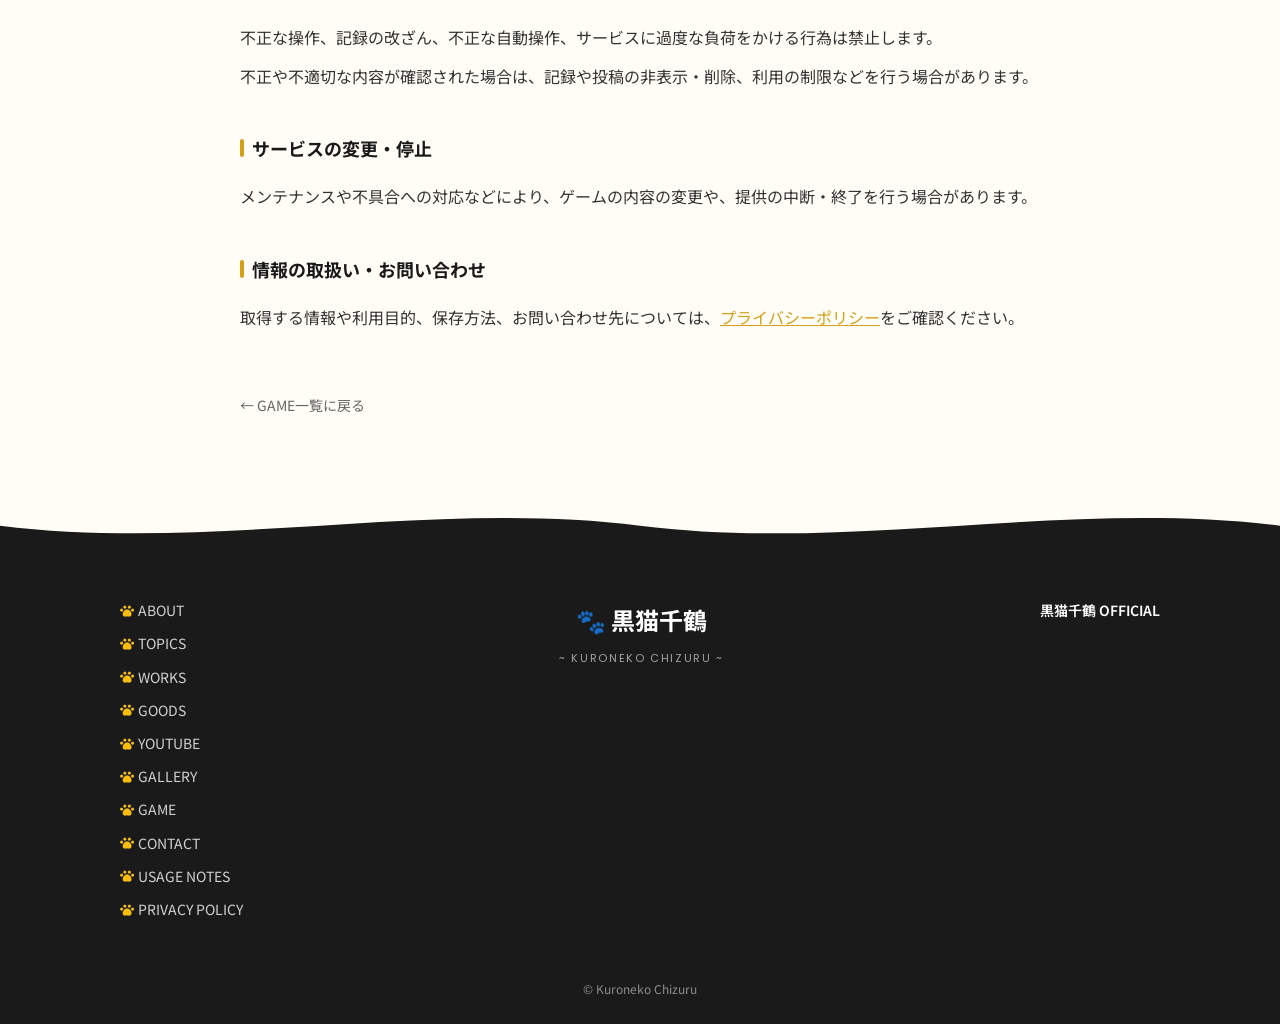
<file: terms.html>
<!DOCTYPE html>
<html lang="ja">
<head>
  <meta charset="UTF-8">
  <meta name="viewport" content="width=device-width, initial-scale=1.0">
  <title>ご利用上の注意 - 黒猫千鶴</title>
  <meta name="description" content="黒猫工房が提供するゲームに共通するご利用上の注意。対応環境、データの保存、名前の入力、禁止事項など。">
  <meta property="og:title" content="ご利用上の注意 - 黒猫千鶴">
  <meta property="og:description" content="黒猫工房が提供するゲームに共通するご利用上の注意。対応環境、データの保存、名前の入力、禁止事項など。">
  <meta property="og:type" content="website">
  <meta property="og:url" content="https://kuroneko-kobo.com/terms.html">
  <meta property="og:image" content="https://kuroneko-kobo.com/img/hero/slide1.png">
  <meta property="og:image:width" content="1200">
  <meta property="og:image:height" content="680">
  <meta name="twitter:card" content="summary_large_image">
  <link rel="canonical" href="https://kuroneko-kobo.com/terms.html">
  <link rel="preconnect" href="https://fonts.googleapis.com">
  <link rel="preconnect" href="https://fonts.gstatic.com" crossorigin>
  <link href="https://fonts.googleapis.com/css2?family=Noto+Sans+JP:wght@400;500;700;900&family=Poppins:wght@400;500;600;700&display=swap" rel="stylesheet">
  <link rel="stylesheet" href="css/variables.css">
  <link rel="stylesheet" href="css/common.css">
  <link rel="stylesheet" href="css/subpage.css">
</head>
<body class="terms-page">
  <header class="site-header"></header>

  <section class="section">
    <div class="section-inner">
      <div>
        <h2 class="section-title">
          <span class="first-letter">G</span>AME
        </h2>
        <div class="section-divider"></div>
      </div>

      <div class="policy">
        <h3 class="policy-title">ご利用上の注意</h3>

        <p class="policy-intro">この注意事項は、黒猫工房が提供するゲームに共通する内容です。<br>各ゲームの紹介ページやゲーム内に個別の案内がある場合は、そちらも併せてご確認ください。</p>

        <section class="policy-section">
          <h4 class="policy-heading">対応環境</h4>
          <p>対応する端末・ブラウザや操作方法は、ゲームによって異なります。<br>各ゲームの案内をご確認ください。</p>
          <p>端末やブラウザ、通信環境によって、正常に動作しない場合があります。<br>通信料は利用者のご負担となります。</p>
        </section>

        <section class="policy-section">
          <h4 class="policy-heading">音について</h4>
          <p>ゲームによっては、BGMや効果音が流れます。<br>音量や周囲の環境にご注意ください。</p>
        </section>

        <section class="policy-section">
          <h4 class="policy-heading">中断・終了について</h4>
          <p>ゲームの中断、再開、途中経過の保存に対応しているかどうかは、ゲームによって異なります。</p>
          <p>ページの再読み込み、ブラウザの終了、通信の切断などにより、進行状況や未保存の記録が失われる場合があります。<br>各ゲームの案内をご確認ください。</p>
        </section>

        <section class="policy-section">
          <h4 class="policy-heading">データの保存について</h4>
          <p>保存する情報、保存方法、他の端末への引き継ぎへの対応は、ゲームによって異なります。</p>
          <p>ブラウザ内にデータを保存するゲームでは、ブラウザの設定変更や保存データの削除により、進行状況や設定、記録などが失われる場合があります。</p>
          <p>また、ブラウザ内のデータを削除しても、サーバーに保存された情報まで削除されるとは限りません。<br>情報の取扱いや削除のご相談については、<a href="privacy.html">プライバシーポリシー</a>をご確認ください。</p>
          <p>通信状況や不具合などにより、進行状況や記録を保存できない場合があります。</p>
        </section>

        <section class="policy-section">
          <h4 class="policy-heading">名前の入力・情報の公開について</h4>
          <p>名前などを入力できるゲームでは、本名・住所・連絡先などの個人情報を入力しないでください。<br>他の人を傷つける表現、なりすまし、不適切な内容の入力はお控えください。</p>
          <p>ランキングや投稿などの公開機能がある場合、登録した名前や記録、投稿内容などが、他の利用者にも公開されることがあります。<br>入力・送信する前に、各ゲームの案内をご確認ください。</p>
        </section>

        <section class="policy-section">
          <h4 class="policy-heading">禁止事項</h4>
          <p>不正な操作、記録の改ざん、不正な自動操作、サービスに過度な負荷をかける行為は禁止します。</p>
          <p>不正や不適切な内容が確認された場合は、記録や投稿の非表示・削除、利用の制限などを行う場合があります。</p>
        </section>

        <section class="policy-section">
          <h4 class="policy-heading">サービスの変更・停止</h4>
          <p>メンテナンスや不具合への対応などにより、ゲームの内容の変更や、提供の中断・終了を行う場合があります。</p>
        </section>

        <section class="policy-section">
          <h4 class="policy-heading">情報の取扱い・お問い合わせ</h4>
          <p>取得する情報や利用目的、保存方法、お問い合わせ先については、<a href="privacy.html">プライバシーポリシー</a>をご確認ください。</p>
        </section>

        <p class="policy-back"><a href="game.html">← GAME一覧に戻る</a></p>
      </div>
    </div>
  </section>

  <footer class="site-footer"></footer>

  <script src="js/common.js"></script>
</body>
</html>
</file>
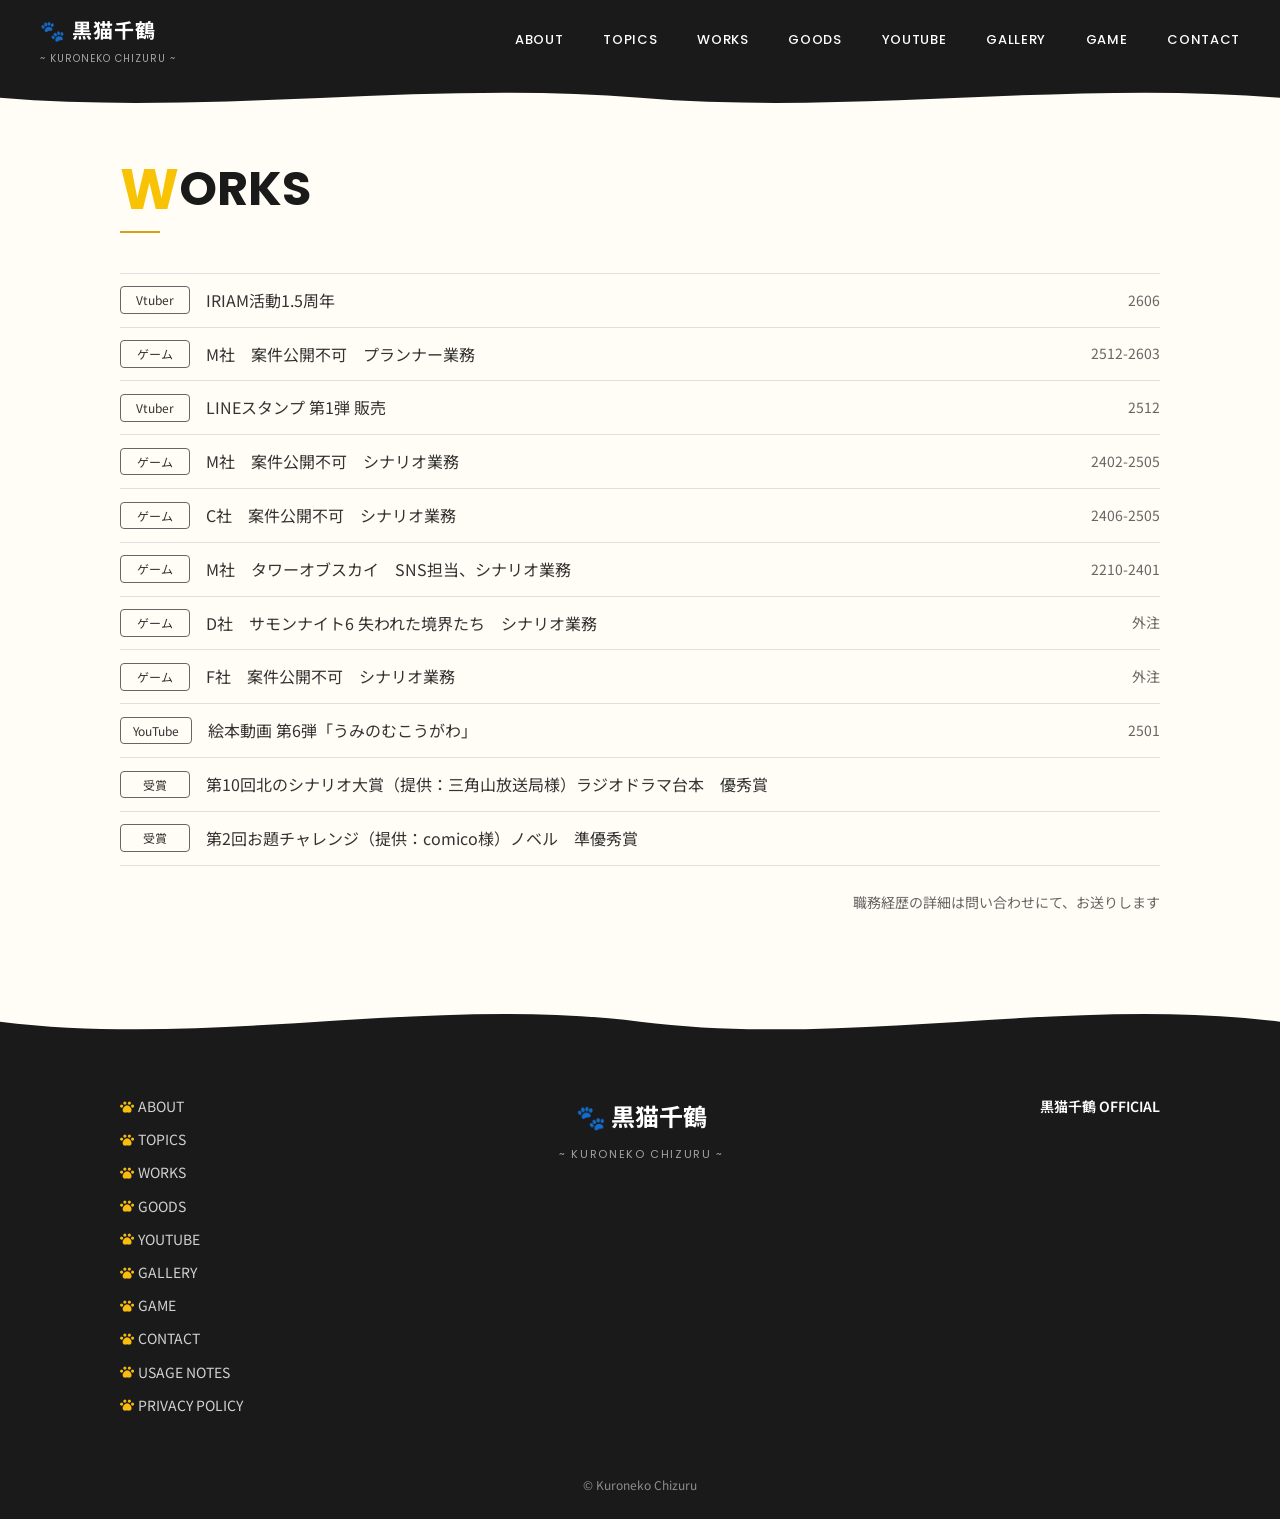
<file: works.html>
<!DOCTYPE html>
<html lang="ja">
<head>
  <meta charset="UTF-8">
  <meta name="viewport" content="width=device-width, initial-scale=1.0">
  <title>WORKS - 黒猫千鶴</title>
  <meta name="description" content="黒猫千鶴の実績一覧。ゲームシナリオ・VTuber活動・受賞歴など。">
  <meta property="og:title" content="WORKS - 黒猫千鶴">
  <meta property="og:description" content="黒猫千鶴の実績一覧。ゲームシナリオ・VTuber活動・受賞歴など。">
  <meta property="og:type" content="website">
  <meta property="og:url" content="https://kuroneko-kobo.com/works.html">
  <meta property="og:image" content="https://kuroneko-kobo.com/img/hero/slide1.png">
  <meta property="og:image:width" content="1200">
  <meta property="og:image:height" content="680">
  <meta name="twitter:card" content="summary_large_image">
  <link rel="canonical" href="https://kuroneko-kobo.com/works.html">
  <link rel="preconnect" href="https://fonts.googleapis.com">
  <link rel="preconnect" href="https://fonts.gstatic.com" crossorigin>
  <link href="https://fonts.googleapis.com/css2?family=Noto+Sans+JP:wght@400;500;700;900&family=Poppins:wght@400;500;600;700&display=swap" rel="stylesheet">
  <link rel="stylesheet" href="css/variables.css">
  <link rel="stylesheet" href="css/common.css">
  <link rel="stylesheet" href="css/home.css">
  <link rel="stylesheet" href="css/subpage.css">
</head>
<body class="works-page">
  <header class="site-header"></header>

  <section class="section">
    <div class="section-inner">
      <div>
        <h2 class="section-title">
          <span class="first-letter">W</span>ORKS
        </h2>
        <div class="section-divider"></div>
      </div>
      <div class="works-list">
        <!-- 全件表示（data-limitなし） -->
      </div>
      <p class="works-note">職務経歴の詳細は問い合わせにて、お送りします</p>
    </div>
  </section>

  <footer class="site-footer"></footer>

  <script src="js/common.js"></script>
  <script src="js/data-loader.js"></script>
</body>
</html>
</file>
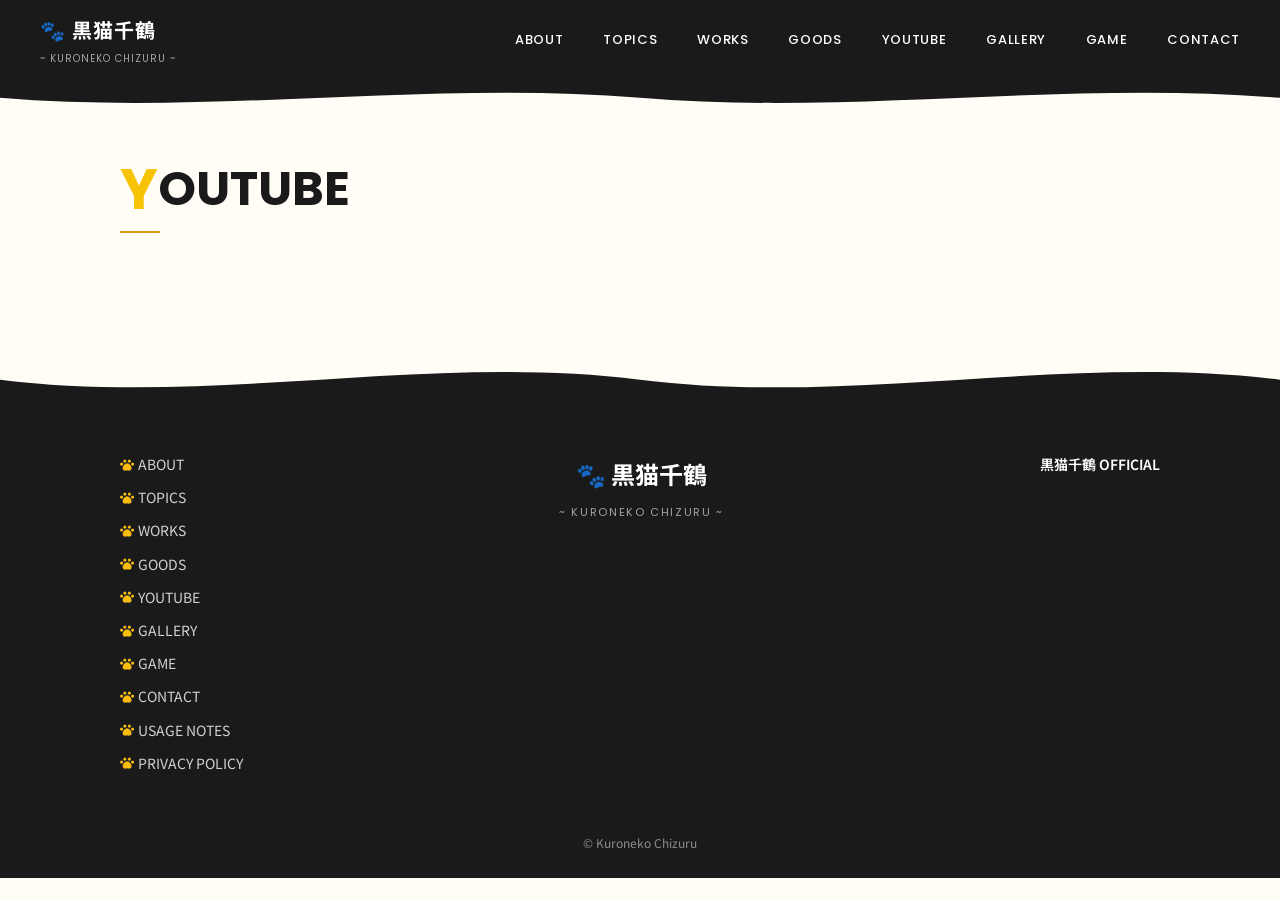
<file: youtube.html>
<!DOCTYPE html>
<html lang="ja">
<head>
  <meta charset="UTF-8">
  <meta name="viewport" content="width=device-width, initial-scale=1.0">
  <title>YOUTUBE - 黒猫千鶴</title>
  <meta name="description" content="黒猫千鶴のYouTube動画一覧。絵本動画やオリジナル作品を公開中。">
  <meta property="og:title" content="YOUTUBE - 黒猫千鶴">
  <meta property="og:description" content="黒猫千鶴のYouTube動画一覧。絵本動画やオリジナル作品を公開中。">
  <meta property="og:type" content="website">
  <meta property="og:url" content="https://kuroneko-kobo.com/youtube.html">
  <meta property="og:image" content="https://kuroneko-kobo.com/img/hero/slide1.png">
  <meta property="og:image:width" content="1200">
  <meta property="og:image:height" content="680">
  <meta name="twitter:card" content="summary_large_image">
  <link rel="canonical" href="https://kuroneko-kobo.com/youtube.html">
  <link rel="preconnect" href="https://fonts.googleapis.com">
  <link rel="preconnect" href="https://fonts.gstatic.com" crossorigin>
  <link href="https://fonts.googleapis.com/css2?family=Noto+Sans+JP:wght@400;500;700;900&family=Poppins:wght@400;500;600;700&display=swap" rel="stylesheet">
  <link rel="stylesheet" href="css/variables.css">
  <link rel="stylesheet" href="css/common.css">
  <link rel="stylesheet" href="css/home.css">
  <link rel="stylesheet" href="css/subpage.css">
</head>
<body class="youtube-page">
  <header class="site-header"></header>

  <section class="section">
    <div class="section-inner">
      <div>
        <h2 class="section-title">
          <span class="first-letter">Y</span>OUTUBE
        </h2>
        <div class="section-divider"></div>
      </div>
      <div class="youtube-grid">
        <!-- 全件表示 -->
      </div>
    </div>
  </section>

  <footer class="site-footer"></footer>

  <script src="js/common.js"></script>
  <script src="js/data-loader.js"></script>
</body>
</html>
</file>
<file: css/variables.css>
:root {
  /* Colors */
  --color-primary: #1A1A1A;
  --color-accent: #D4A017;
  --color-accent-light: #F5C518;
  --color-accent-bg: #FFF8E1;
  --color-bg: #FFFDF5;
  --color-bg-dark: #1A1A1A;
  --color-white: #FFFFFF;
  --color-text: #333333;
  --color-text-light: #666666;
  --color-border: #E0E0E0;

  /* Layout */
  --max-width: 1440px;
  --content-width: 1200px;
  --content-padding: 0 120px;
  --header-height: 80px;
  --section-padding: 80px 0;

  /* Typography */
  --font-family: 'Noto Sans JP', 'Hiragino Kaku Gothic ProN', 'Hiragino Sans', Meiryo, sans-serif;
  --font-family-en: 'Poppins', sans-serif;
  --font-size-base: 16px;
  --font-size-sm: 14px;
  --font-size-xs: 12px;
  --font-size-lg: 18px;
  --font-size-xl: 24px;
  --font-size-2xl: 32px;
  --font-size-section-title: 48px;

  /* Spacing */
  --spacing-xs: 4px;
  --spacing-sm: 8px;
  --spacing-md: 16px;
  --spacing-lg: 24px;
  --spacing-xl: 40px;
  --spacing-2xl: 60px;
  --spacing-3xl: 80px;

  /* Border Radius */
  --radius-sm: 4px;
  --radius-md: 8px;
  --radius-lg: 12px;
  --radius-full: 50%;

  /* Transitions */
  --transition-fast: 0.2s ease;
  --transition-normal: 0.3s ease;

  /* Shadows */
  --shadow-sm: 0 2px 4px rgba(0, 0, 0, 0.1);
  --shadow-md: 0 4px 12px rgba(0, 0, 0, 0.15);
}
</file>
<file: css/common.css>
/* ========================================
   Reset
   ======================================== */
*, *::before, *::after {
  margin: 0;
  padding: 0;
  box-sizing: border-box;
}

html {
  scroll-behavior: smooth;
}

body {
  font-family: var(--font-family);
  font-size: var(--font-size-base);
  color: var(--color-text);
  background-color: var(--color-bg);
  line-height: 1.8;
  -webkit-font-smoothing: antialiased;
  position: relative;
}

a {
  color: inherit;
  text-decoration: none;
}

ul, ol {
  list-style: none;
}

img {
  max-width: 100%;
  height: auto;
  display: block;
}

button {
  border: none;
  background: none;
  cursor: pointer;
  font-family: inherit;
}

/* ========================================
   Header
   ======================================== */
.site-header {
  position: sticky;
  top: 0;
  z-index: 100;
  background-color: var(--color-bg-dark);
  height: var(--header-height);
  box-shadow: 0 1px 0 0 var(--color-bg-dark);
}

.header-inner {
  max-width: var(--max-width);
  margin: 0 auto;
  padding: 0 40px;
  height: 100%;
  display: flex;
  align-items: center;
  justify-content: space-between;
}

.header-logo {
  display: flex;
  flex-direction: column;
  gap: 2px;
}

.header-logo-title {
  font-size: 20px;
  font-weight: 700;
  color: var(--color-white);
  letter-spacing: 0.05em;
}

.header-logo-subtitle {
  font-family: var(--font-family-en);
  font-size: 10px;
  color: rgba(255, 255, 255, 0.6);
  letter-spacing: 0.1em;
}

.header-nav {
  display: flex;
  align-items: center;
  gap: var(--spacing-xl);
}

.header-nav a {
  font-family: var(--font-family-en);
  font-size: 13px;
  font-weight: 500;
  color: var(--color-white);
  letter-spacing: 0.05em;
  transition: color var(--transition-fast);
  position: relative;
}

.header-nav a:hover {
  color: var(--color-accent);
}

.header-nav a::before {
  content: '';
  display: inline-block;
  width: 0;
  height: 14px;
  background: url('../img/decorations/viewall-icon.png') no-repeat center;
  background-size: contain;
  vertical-align: middle;
  margin-right: 0;
  transition: width var(--transition-normal), margin-right var(--transition-normal);
}

.header-nav a:hover::before {
  width: 14px;
  margin-right: 4px;
}

.header-nav a::after {
  content: '';
  position: absolute;
  bottom: -4px;
  left: 0;
  width: 0;
  height: 2px;
  background-color: var(--color-accent);
  transition: width var(--transition-normal);
}

.header-nav a:hover::after {
  width: 100%;
}

/* Hamburger Menu (Mobile) */
.hamburger {
  display: none;
  flex-direction: column;
  gap: 5px;
  width: 28px;
  cursor: pointer;
  z-index: 110;
}

.hamburger span {
  display: block;
  width: 100%;
  height: 2px;
  background-color: var(--color-white);
  transition: var(--transition-normal);
}

.hamburger.active span:nth-child(1) {
  transform: rotate(45deg) translate(5px, 5px);
}

.hamburger.active span:nth-child(2) {
  opacity: 0;
}

.hamburger.active span:nth-child(3) {
  transform: rotate(-45deg) translate(5px, -5px);
}

/* Mobile Nav Overlay */
.mobile-nav-overlay {
  display: none;
  position: fixed;
  top: 0;
  left: 0;
  width: 100%;
  height: 100%;
  background-color: rgba(0, 0, 0, 0.5);
  z-index: 99;
}

.mobile-nav {
  display: none;
  position: fixed;
  top: 0;
  right: -280px;
  width: 280px;
  height: 100%;
  background-color: var(--color-white);
  z-index: 105;
  padding: 100px 40px 40px;
  transition: right var(--transition-normal);
  flex-direction: column;
  gap: var(--spacing-lg);
}

.mobile-nav.open {
  right: 0;
}

.mobile-nav a {
  font-family: var(--font-family-en);
  font-size: var(--font-size-lg);
  font-weight: 500;
  color: var(--color-primary);
  display: block;
  padding: var(--spacing-sm) 0;
  border-bottom: 1px solid var(--color-border);
}

.mobile-nav a:hover {
  color: var(--color-accent);
}

/* ========================================
   Section Common
   ======================================== */
.section {
  padding: var(--section-padding);
  max-width: var(--max-width);
  margin: 0 auto;
}

.section-inner {
  padding: 0 120px;
}

.section-title {
  font-family: var(--font-family-en);
  font-size: var(--font-size-section-title);
  font-weight: 700;
  color: var(--color-primary);
  line-height: 1.2;
  margin-bottom: var(--spacing-sm);
  display: flex;
  align-items: center;
  gap: 0;
}

.section-title .first-letter {
  color: #F9C305;
  font-size: 56px;
}

.section-divider {
  width: 40px;
  height: 2px;
  background-color: var(--color-accent);
  margin-bottom: var(--spacing-xl);
}

.section-header {
  display: flex;
  justify-content: space-between;
  align-items: center;
  margin-bottom: var(--spacing-lg);
}

/* ========================================
   VIEW ALL Button
   ======================================== */
.btn-view-all {
  display: inline-flex;
  align-items: center;
  gap: 6px;
  padding: 8px 20px;
  background-color: var(--color-primary);
  border: none;
  border-radius: 50px;
  font-family: var(--font-family-en);
  font-size: var(--font-size-xs);
  font-weight: 600;
  color: var(--color-white);
  letter-spacing: 0.05em;
  transition: var(--transition-fast);
}

.btn-view-all:hover {
  background-color: #333;
  color: var(--color-white);
}

.btn-view-all-icon {
  width: 16px;
  height: 16px;
}

/* Section Title Paw Icon */
.section-title-paw {
  width: 24px;
  height: 24px;
  vertical-align: middle;
  margin-left: 12px;
}

/* ========================================
   Wave Divider
   ======================================== */
.wave-divider {
  position: relative;
  width: 100%;
  overflow: hidden;
  line-height: 0;
}

.wave-divider svg {
  display: block;
  width: 100%;
  height: auto;
}

.wave-divider-top {
  position: sticky;
  top: var(--header-height);
  z-index: 99;
  margin-bottom: -40px;
  pointer-events: none;
}

.wave-divider-bottom {
  margin-bottom: -2px;
}

/* ========================================
   Footer
   ======================================== */
.site-footer {
  background-color: var(--color-bg-dark);
  color: var(--color-white);
  padding: 48px 0 24px;
}

.footer-inner {
  max-width: var(--max-width);
  margin: 0 auto;
  padding: 0 120px;
}

.footer-top {
  display: flex;
  justify-content: space-between;
  align-items: flex-start;
  gap: var(--spacing-xl);
}

.footer-menu h3 {
  font-family: var(--font-family-en);
  font-size: var(--font-size-sm);
  font-weight: 600;
  margin-bottom: var(--spacing-md);
  letter-spacing: 0.05em;
}

.footer-menu-list {
  display: flex;
  flex-direction: column;
  gap: var(--spacing-sm);
}

.footer-menu-list a {
  font-size: var(--font-size-sm);
  color: rgba(255, 255, 255, 0.8);
  transition: color var(--transition-fast);
  display: flex;
  align-items: center;
  gap: var(--spacing-xs);
}

.footer-menu-list a::before {
  content: '';
  display: inline-block;
  width: 14px;
  height: 14px;
  background: url('../img/decorations/viewall-icon.png') no-repeat center;
  background-size: contain;
  flex-shrink: 0;
}

.footer-menu-list a:hover {
  color: var(--color-accent);
}

.footer-center {
  text-align: center;
  display: flex;
  flex-direction: column;
  align-items: center;
  gap: var(--spacing-sm);
}

.footer-logo-title {
  font-size: 24px;
  font-weight: 700;
  color: var(--color-white);
}

.footer-logo-subtitle {
  font-family: var(--font-family-en);
  font-size: 11px;
  letter-spacing: 0.15em;
  color: rgba(255, 255, 255, 0.6);
}

.footer-logo-text {
  font-family: var(--font-family-en);
  font-size: var(--font-size-xs);
  letter-spacing: 0.1em;
  color: rgba(255, 255, 255, 0.6);
}

.footer-right {
  text-align: right;
}

.footer-right-title {
  font-size: var(--font-size-sm);
  font-weight: 600;
  margin-bottom: var(--spacing-md);
}

.footer-social {
  display: flex;
  gap: var(--spacing-md);
  justify-content: flex-end;
}

.footer-social a {
  display: flex;
  align-items: center;
  justify-content: center;
  width: 32px;
  height: 32px;
  border-radius: var(--radius-full);
  background-color: rgba(255, 255, 255, 0.15);
  color: var(--color-white);
  transition: background-color var(--transition-fast);
}

.footer-social a:hover {
  background-color: var(--color-accent);
}

.footer-social svg {
  width: 16px;
  height: 16px;
  fill: currentColor;
}

.footer-copyright {
  text-align: center;
  margin-top: var(--spacing-xl);
  padding-top: var(--spacing-md);
  font-size: var(--font-size-xs);
  color: rgba(255, 255, 255, 0.5);
}

/* ========================================
   Modal / Popup Common
   ======================================== */
.modal-overlay {
  display: none;
  position: fixed;
  top: 0;
  left: 0;
  width: 100%;
  height: 100%;
  background-color: rgba(0, 0, 0, 0.8);
  z-index: 200;
  justify-content: center;
  align-items: center;
}

.modal-overlay.active {
  display: flex;
}

.modal-close {
  position: absolute;
  top: 20px;
  right: 20px;
  width: 40px;
  height: 40px;
  color: var(--color-white);
  font-size: 28px;
  display: flex;
  align-items: center;
  justify-content: center;
  cursor: pointer;
  z-index: 210;
}

/* ========================================
   Utility
   ======================================== */
.visually-hidden {
  position: absolute;
  width: 1px;
  height: 1px;
  padding: 0;
  margin: -1px;
  overflow: hidden;
  clip: rect(0, 0, 0, 0);
  border: 0;
}

/* ========================================
   Responsive
   ======================================== */
@media (max-width: 1024px) {
  .section-inner {
    padding: 0 40px;
  }

  .footer-inner {
    padding: 0 40px;
  }

  .header-inner {
    padding: 0 24px;
  }
}

@media (max-width: 768px) {
  .section-inner {
    padding: 0 20px;
  }

  .footer-inner {
    padding: 0 20px;
  }

  .header-nav {
    display: none;
  }

  .hamburger {
    display: flex;
  }

  .mobile-nav {
    display: flex;
  }

  .mobile-nav-overlay.active {
    display: block;
  }

  .section-title {
    font-size: 32px;
  }

  .section-title .first-letter {
    font-size: 40px;
  }

  .footer-top {
    flex-direction: column;
    align-items: center;
    text-align: center;
  }

  .footer-social {
    justify-content: center;
  }

  .footer-right {
    text-align: center;
  }

  .section {
    padding: 40px 0;
  }

  .footer-nav ul {
    flex-wrap: wrap;
    justify-content: center;
  }
}

@media (max-width: 480px) {
  .section-inner {
    padding: 0 16px;
  }

  .footer-inner {
    padding: 0 16px;
  }

  .section-title {
    font-size: 26px;
  }

  .section-title .first-letter {
    font-size: 34px;
  }
}
</file>
<file: css/subpage.css>
/* ========================================
   Subpage Common
   ======================================== */
.subpage-hero {
  background-color: var(--color-accent-bg);
  padding: 60px 0 40px;
}

.subpage-hero .section-inner {
  padding-top: var(--header-height);
}

/* ========================================
   Works Page
   ======================================== */
.works-page .works-list {
  max-width: var(--content-width);
}

/* ========================================
   Goods Page
   ======================================== */
.goods-page .goods-grid {
  grid-template-columns: repeat(3, 1fr);
  gap: var(--spacing-xl);
}

/* ========================================
   YouTube Page
   ======================================== */
.youtube-page .youtube-grid {
  grid-template-columns: repeat(2, 1fr);
  gap: var(--spacing-xl);
}

/* ========================================
   Gallery Page
   ======================================== */
.gallery-page .gallery-grid {
  grid-template-columns: repeat(5, 1fr);
  gap: var(--spacing-md);
}

/* ========================================
   Novel Page
   ======================================== */
.novel-content {
  max-width: 800px;
  margin: 0 auto;
  line-height: 2;
  font-size: var(--font-size-base);
  color: var(--color-text);
}

.novel-list {
  display: flex;
  flex-direction: column;
  gap: var(--spacing-xl);
}

.novel-card {
  background-color: var(--color-white);
  border: 1px solid var(--color-border);
  border-radius: var(--radius-md);
  padding: var(--spacing-xl);
  transition: box-shadow var(--transition-fast);
}

.novel-card:hover {
  box-shadow: var(--shadow-md);
}

/* Novel Link List */
.novel-link-item {
  display: flex;
  align-items: center;
  justify-content: space-between;
  padding: 16px 20px;
  border-bottom: 1px solid var(--color-border);
  transition: background-color var(--transition-fast);
  color: var(--color-text);
}

.novel-link-item:first-child {
  border-top: 1px solid var(--color-border);
}

.novel-link-item:hover {
  background-color: var(--color-accent-bg);
}

.novel-link-title {
  font-size: var(--font-size-base);
  font-weight: 500;
}

.novel-link-item:hover .novel-link-title {
  color: var(--color-accent);
}

.novel-link-arrow {
  font-size: var(--font-size-lg);
  color: var(--color-text-light);
  flex-shrink: 0;
  margin-left: var(--spacing-md);
}

.novel-card-title {
  font-size: var(--font-size-xl);
  font-weight: 700;
  color: var(--color-primary);
  margin-bottom: var(--spacing-sm);
}

.novel-card-date {
  font-size: var(--font-size-sm);
  color: var(--color-text-light);
  margin-bottom: var(--spacing-md);
}

.novel-card-excerpt {
  font-size: var(--font-size-base);
  color: var(--color-text);
  line-height: 1.8;
  display: -webkit-box;
  -webkit-line-clamp: 4;
  -webkit-box-orient: vertical;
  overflow: hidden;
}

.novel-card-read-more {
  display: inline-block;
  margin-top: var(--spacing-md);
  color: var(--color-accent);
  font-weight: 600;
  font-size: var(--font-size-sm);
}

.novel-card-read-more:hover {
  text-decoration: underline;
}

/* Novel Detail */
.novel-detail {
  max-width: 800px;
  margin: 0 auto;
}

.novel-detail-title {
  font-size: var(--font-size-2xl);
  font-weight: 700;
  margin-bottom: var(--spacing-sm);
}

.novel-detail-date {
  font-size: var(--font-size-sm);
  color: var(--color-text-light);
  margin-bottom: var(--spacing-xl);
}

.novel-detail-body {
  line-height: 2.2;
  font-size: var(--font-size-base);
}

.novel-detail-body p {
  margin-bottom: var(--spacing-lg);
  text-indent: 1em;
}

/* ========================================
   Privacy Page
   ======================================== */
.policy {
  max-width: 800px;
  margin: 0 auto;
  font-size: var(--font-size-base);
  line-height: 1.9;
  color: var(--color-text);
}

.policy-title {
  font-size: var(--font-size-xl);
  font-weight: 700;
  color: var(--color-primary);
  margin-bottom: var(--spacing-md);
}

.policy-intro {
  margin-bottom: var(--spacing-xl);
}

.policy-section {
  margin-bottom: var(--spacing-xl);
}

.policy-heading {
  display: flex;
  align-items: center;
  gap: 8px;
  font-size: var(--font-size-lg);
  font-weight: 700;
  color: var(--color-primary);
  margin-bottom: var(--spacing-md);
}

.policy-heading::before {
  content: '';
  display: inline-block;
  width: 4px;
  height: 1em;
  background-color: var(--color-accent);
  border-radius: 2px;
  flex-shrink: 0;
}

.policy-section p {
  margin-bottom: var(--spacing-sm);
}

.policy-section ul {
  list-style: disc;
  padding-left: 1.4em;
  margin-bottom: var(--spacing-md);
}

.policy-section a {
  color: var(--color-accent);
  text-decoration: underline;
  word-break: break-all;
}

.policy-section a:hover {
  color: var(--color-primary);
}

.policy-section .policy-links {
  list-style: none;
  padding-left: 0;
}

.policy-section .policy-links li {
  padding: var(--spacing-sm) var(--spacing-md);
  background-color: var(--color-accent-bg);
  border-radius: var(--radius-sm);
  font-size: var(--font-size-sm);
}

.policy-section .policy-links li + li {
  margin-top: var(--spacing-sm);
}

.policy-contact {
  display: grid;
  grid-template-columns: auto 1fr;
  gap: var(--spacing-xs) var(--spacing-md);
  margin-bottom: var(--spacing-md);
}

.policy-contact dt {
  font-weight: 700;
  color: var(--color-primary);
}

.policy-back {
  margin-top: var(--spacing-2xl);
  font-size: var(--font-size-sm);
}

.policy-back a {
  color: var(--color-text-light);
}

.policy-back a:hover {
  color: var(--color-accent);
}

.policy-dates {
  margin-top: var(--spacing-2xl);
  padding-top: var(--spacing-md);
  border-top: 1px solid var(--color-border);
  font-size: var(--font-size-sm);
  color: var(--color-text-light);
  text-align: right;
}

/* ========================================
   Responsive - Subpage
   ======================================== */
@media (max-width: 1024px) {
  .gallery-page .gallery-grid {
    grid-template-columns: repeat(3, 1fr);
  }
}

@media (max-width: 768px) {
  .goods-page .goods-grid {
    grid-template-columns: repeat(2, 1fr);
  }

  .youtube-page .youtube-grid {
    grid-template-columns: 1fr;
  }

  .gallery-page .gallery-grid {
    grid-template-columns: repeat(2, 1fr);
  }

  .novel-card {
    padding: var(--spacing-lg);
  }

  .novel-link-item {
    padding: 12px;
  }

  .policy-contact {
    grid-template-columns: 1fr;
    gap: 0;
  }

  .policy-contact dd {
    margin-bottom: var(--spacing-sm);
  }
}

@media (max-width: 480px) {
  .gallery-page .gallery-grid {
    grid-template-columns: repeat(2, 1fr);
  }

  .goods-page .goods-grid {
    grid-template-columns: 1fr;
  }

  .novel-link-title {
    font-size: 14px;
  }

  .novel-link-arrow {
    font-size: var(--font-size-base);
  }
}
</file>
<file: css/game.css>
/* ========================================
   Game Page
   ======================================== */
.game-page .game-view {
  display: none;
}

.game-page .game-view.is-active {
  display: block;
}

/* --- Lead --- */
.game-lead {
  font-size: var(--font-size-base);
  color: var(--color-text-light);
  line-height: 1.8;
  margin-bottom: var(--spacing-sm);
}

.game-lead-links {
  font-size: var(--font-size-sm);
  color: var(--color-text-light);
  margin-bottom: var(--spacing-xl);
}

.game-lead-links a {
  color: var(--color-accent);
  text-decoration: underline;
}

.game-lead-links a:hover {
  color: var(--color-primary);
}

/* --- List (Card Grid) --- */
.game-grid {
  display: grid;
  grid-template-columns: repeat(3, 1fr);
  gap: var(--spacing-xl);
}

.game-card {
  display: flex;
  flex-direction: column;
  background-color: var(--color-white);
  border: 1px solid var(--color-border);
  border-radius: var(--radius-md);
  overflow: hidden;
  color: var(--color-text);
  transition: box-shadow var(--transition-fast), transform var(--transition-fast);
}

.game-card:hover {
  box-shadow: var(--shadow-md);
  transform: translateY(-2px);
}

.game-thumb {
  position: relative;
  width: 100%;
  aspect-ratio: 16 / 9;
  background-color: #f5f5f5;
  overflow: hidden;
}

.game-thumb img {
  width: 100%;
  height: 100%;
  object-fit: cover;
  display: block;
}

/* 画像未設定時のプレースホルダー（月夜） */
.game-thumb-placeholder {
  width: 100%;
  height: 100%;
  display: flex;
  align-items: center;
  justify-content: center;
  gap: 8px;
  font-size: 40px;
  background: radial-gradient(circle at 78% 22%, rgba(249, 195, 5, 0.35) 0, rgba(249, 195, 5, 0) 28%),
              linear-gradient(160deg, #2B2B3A 0%, #1A1A1A 100%);
  color: var(--color-white);
}

.game-card-info {
  display: flex;
  flex-direction: column;
  gap: var(--spacing-sm);
  padding: var(--spacing-md) var(--spacing-md) var(--spacing-lg);
  flex: 1;
}

.game-tags {
  display: flex;
  flex-wrap: wrap;
  gap: 6px;
}

.game-genre {
  display: inline-block;
  padding: 2px 10px;
  border-radius: 50px;
  background-color: var(--color-accent-bg);
  color: var(--color-accent);
  font-size: var(--font-size-xs);
  font-weight: 600;
  letter-spacing: 0.03em;
}

.game-card-title {
  font-size: var(--font-size-lg);
  font-weight: 700;
  color: var(--color-primary);
}

.game-card-catch {
  font-size: var(--font-size-sm);
  color: var(--color-text-light);
  line-height: 1.7;
  flex: 1;
}

.game-card-more {
  font-family: var(--font-family-en);
  font-size: var(--font-size-xs);
  font-weight: 600;
  color: var(--color-accent);
  letter-spacing: 0.05em;
}

.game-card:hover .game-card-more {
  text-decoration: underline;
}

/* --- Detail --- */
.game-back {
  display: inline-flex;
  align-items: center;
  gap: 6px;
  font-size: var(--font-size-sm);
  color: var(--color-text-light);
  margin-bottom: var(--spacing-lg);
  transition: color var(--transition-fast);
}

.game-back:hover {
  color: var(--color-accent);
}

.game-detail-head {
  display: grid;
  grid-template-columns: minmax(0, 1.1fr) minmax(0, 1fr);
  gap: var(--spacing-xl);
  align-items: center;
  margin-bottom: var(--spacing-2xl);
}

.game-detail-head .game-thumb {
  border-radius: var(--radius-md);
  border: 1px solid var(--color-border);
}

.game-detail-title {
  font-size: var(--font-size-2xl);
  font-weight: 700;
  color: var(--color-primary);
  margin: var(--spacing-sm) 0 var(--spacing-xs);
}

.game-detail-catch {
  font-size: var(--font-size-lg);
  font-weight: 500;
  color: var(--color-accent);
  margin-bottom: var(--spacing-md);
}

.game-detail-desc p {
  font-size: var(--font-size-base);
  line-height: 1.9;
  color: var(--color-text);
  margin-bottom: var(--spacing-sm);
}

/* 遊ぶボタン */
.btn-play {
  display: inline-flex;
  align-items: center;
  justify-content: center;
  gap: 10px;
  margin-top: var(--spacing-lg);
  padding: 14px 40px;
  background-color: var(--color-primary);
  border-radius: 50px;
  font-family: var(--font-family-en);
  font-size: var(--font-size-base);
  font-weight: 700;
  color: var(--color-white);
  letter-spacing: 0.08em;
  box-shadow: var(--shadow-sm);
  transition: background-color var(--transition-fast), transform var(--transition-fast);
}

.btn-play:hover {
  background-color: #333;
  color: var(--color-white);
  transform: translateY(-1px);
}

.btn-play .btn-play-paw {
  width: 18px;
  height: 18px;
  display: block;
}

.btn-play-note {
  display: block;
  margin-top: var(--spacing-sm);
  font-size: var(--font-size-xs);
  color: var(--color-text-light);
}

/* 詳細ブロック */
.game-blocks {
  display: grid;
  grid-template-columns: repeat(2, 1fr);
  gap: var(--spacing-lg);
}

.game-block {
  background-color: var(--color-white);
  border: 1px solid var(--color-border);
  border-radius: var(--radius-md);
  padding: var(--spacing-lg);
}

.game-block-wide {
  grid-column: 1 / -1;
}

.game-block-title {
  display: flex;
  align-items: center;
  gap: 8px;
  font-size: var(--font-size-base);
  font-weight: 700;
  color: var(--color-primary);
  margin-bottom: var(--spacing-md);
}

.game-block-title::before {
  content: '';
  display: inline-block;
  width: 4px;
  height: 1em;
  background-color: var(--color-accent);
  border-radius: 2px;
}

.game-block ul {
  list-style: disc;
}

.game-block ol {
  list-style: decimal;
}

.game-block ul,
.game-block ol {
  padding-left: 1.4em;
  line-height: 1.9;
  font-size: var(--font-size-sm);
  color: var(--color-text);
}

.game-block ol li::marker {
  color: var(--color-accent);
  font-weight: 700;
}

.game-block-tips {
  margin-top: var(--spacing-md);
  padding: var(--spacing-sm) var(--spacing-md);
  background-color: var(--color-accent-bg);
  border-radius: var(--radius-sm);
  font-size: var(--font-size-sm);
  color: var(--color-text);
}

.game-empty {
  padding: var(--spacing-xl);
  text-align: center;
  color: var(--color-text-light);
}

/* ========================================
   Responsive - Game
   ======================================== */
@media (max-width: 1024px) {
  .game-grid {
    grid-template-columns: repeat(2, 1fr);
    gap: var(--spacing-lg);
  }
}

@media (max-width: 768px) {
  .game-detail-head {
    grid-template-columns: 1fr;
    gap: var(--spacing-lg);
  }

  .game-blocks {
    grid-template-columns: 1fr;
  }

  .game-detail-title {
    font-size: var(--font-size-xl);
  }

  .btn-play {
    width: 100%;
  }
}

@media (max-width: 480px) {
  .game-grid {
    grid-template-columns: 1fr;
  }
}

/* 更新内容 */
.game-block .game-updates {
  list-style: none;
  padding-left: 0;
}

.game-update-date {
  display: inline-block;
  min-width: 6em;
  font-weight: 700;
  color: var(--color-primary);
}

/* 注意事項 */
.game-notice + .game-notice {
  margin-top: var(--spacing-md);
}

.game-notice-heading {
  font-size: var(--font-size-sm);
  font-weight: 700;
  color: var(--color-text);
  margin-bottom: var(--spacing-xs);
}

.game-notice-heading::before {
  content: '■ ';
  color: var(--color-accent);
}

.game-notice-link {
  color: var(--color-accent);
  text-decoration: underline;
}

.game-notice-link:hover {
  color: var(--color-primary);
}

/* 遊ぶボタン横のテキストリンク */
.btn-play-row {
  display: flex;
  flex-wrap: wrap;
  align-items: center;
  gap: var(--spacing-sm) var(--spacing-lg); /* 行間はPCで注記がボタン直下に来る従来の間隔 */
  margin-top: var(--spacing-lg);
}

.btn-play-row .btn-play {
  margin-top: 0;
}

/* 注記は行内で全幅にして、PCではボタンの下に出す */
.btn-play-row .btn-play-note {
  flex-basis: 100%;
  margin-top: 0;
}

@media (max-width: 768px) {
  .btn-play-row {
    flex-direction: column;
    align-items: stretch;
    gap: var(--spacing-sm);
  }

  /* スマホ: ボタン → 注記 → リンク の順 */
  .btn-play-row .btn-play-note {
    order: 2;
  }

  .btn-play-row .btn-play-links {
    order: 3;
    margin-top: var(--spacing-xs);
  }
}

.btn-play-links {
  font-size: var(--font-size-sm);
  color: var(--color-text-light);
}

.btn-play-links a {
  color: var(--color-accent);
  text-decoration: underline;
}

.btn-play-links a:hover {
  color: var(--color-primary);
}
</file>
<file: css/home.css>
/* ========================================
   Background Decorations
   ======================================== */
.deco-footprint {
  width: 40px;
  height: 40px;
  opacity: 0.6;
}

.deco-cat {
  width: 120px;
  height: auto;
  opacity: 0.15;
}

.deco-sparkle {
  width: 22px;
  height: 22px;
  opacity: 0.7;
}

/* ========================================
   Hero Section
   ======================================== */
.hero-section {
  position: relative;
  width: 100%;
  height: 680px;
  overflow: hidden;
  background-color: var(--color-accent-bg);
}

.carousel-container {
  position: relative;
  width: 100%;
  height: 100%;
  overflow: hidden;
}

.carousel-track {
  display: flex;
  height: 100%;
  transition: transform 0.5s ease;
  align-items: center;
}

.carousel-slide {
  min-width: 70%;
  max-width: 70%;
  height: 85%;
  position: relative;
  display: flex;
  align-items: center;
  justify-content: center;
  background-color: var(--color-accent-bg);
  border-radius: 16px;
  overflow: hidden;
  margin: 0 8px;
  transition: transform 0.5s ease, opacity 0.5s ease;
  opacity: 0.5;
  transform: scale(0.9);
  flex-shrink: 0;
}

.carousel-slide.active {
  opacity: 1;
  transform: scale(1);
}

.carousel-slide a {
  display: block;
  width: 100%;
  height: 100%;
}

.carousel-slide img {
  width: 100%;
  height: 100%;
  object-fit: cover;
}

.carousel-slide-content {
  position: absolute;
  left: 120px;
  top: 50%;
  transform: translateY(-50%);
  z-index: 2;
}

.carousel-slide-content .hero-subtitle {
  font-size: var(--font-size-lg);
  color: var(--color-primary);
  margin-bottom: var(--spacing-sm);
}

.carousel-slide-content .hero-title {
  font-size: 64px;
  font-weight: 900;
  color: var(--color-primary);
  margin-bottom: var(--spacing-sm);
  line-height: 1.2;
}

.carousel-slide-content .hero-title-en {
  font-family: var(--font-family-en);
  font-size: var(--font-size-xl);
  font-weight: 600;
  color: var(--color-accent);
  letter-spacing: 0.15em;
  margin-bottom: var(--spacing-lg);
}

.carousel-slide-content .hero-description {
  font-size: var(--font-size-base);
  color: var(--color-text);
  margin-bottom: var(--spacing-lg);
  line-height: 1.8;
}

.hero-social {
  display: flex;
  gap: var(--spacing-md);
}

.hero-social a {
  display: flex;
  align-items: center;
  justify-content: center;
  width: 44px;
  height: 44px;
  border-radius: var(--radius-full);
  background-color: var(--color-primary);
  color: var(--color-white);
  transition: background-color var(--transition-fast);
}

.hero-social a:hover {
  background-color: var(--color-accent);
}

.hero-social svg {
  width: 20px;
  height: 20px;
  fill: currentColor;
}

/* Carousel Controls */
.carousel-btn {
  position: absolute;
  top: 50%;
  transform: translateY(-50%);
  width: 44px;
  height: 44px;
  border-radius: var(--radius-full);
  background-color: #F9C305;
  color: var(--color-white);
  display: flex;
  align-items: center;
  justify-content: center;
  z-index: 20;
  transition: background-color var(--transition-fast);
  font-size: 28px;
  font-weight: 700;
  line-height: 1;
  text-align: center;
  padding-bottom: 2px;
}

.carousel-btn:hover {
  background-color: var(--color-accent-light);
}

.carousel-btn-prev {
  left: 20px;
}

.carousel-btn-next {
  right: 20px;
}

/* Hero Bottom Overlay (白い波形帯) */
.hero-bottom-overlay {
  position: absolute;
  bottom: 0;
  left: 0;
  width: 100%;
  z-index: 10;
}

.hero-bottom-wave {
  display: block;
  width: 100%;
  height: 60px;
  vertical-align: bottom;
}

.carousel-dots {
  position: absolute;
  bottom: 10px;
  left: 50%;
  transform: translateX(-50%);
  display: flex;
  gap: 14px;
  z-index: 11;
}

.carousel-dot {
  width: 16px;
  height: 16px;
  border-radius: var(--radius-full);
  background-color: #CCCCCC;
  cursor: pointer;
  transition: background-color var(--transition-fast);
}

.carousel-dot.active {
  background-color: #F9C305;
}

/* ========================================
   About Section
   ======================================== */
.about-section {
  background-color: var(--color-bg);
}

.about-content {
  max-width: 800px;
  margin: 0 auto;
  text-align: center;
  line-height: 2;
  font-size: var(--font-size-base);
  color: var(--color-text);
}

.about-title {
  font-size: 40px; /* 約30pt */
  font-weight: 700;
  color: var(--color-primary);
  margin-bottom: var(--spacing-lg);
}

.about-content p + p {
  margin-top: var(--spacing-md);
}

/* スマホのみ改行（PCでは非表示） */
.about-br-sp {
  display: none;
}

@media (max-width: 768px) {
  .about-title {
    font-size: 28px;
  }

  .about-br-sp {
    display: inline;
  }
}

/* ========================================
   Topics Section
   ======================================== */
.topics-section {
  background-color: var(--color-white);
  max-width: 100%;
  padding-left: 0;
  padding-right: 0;
}

.topics-section .section-inner {
  max-width: var(--max-width);
  margin: 0 auto;
}

.topics-embed {
  width: 100%;
  display: flex;
  gap: 40px;
  justify-content: center;
  text-align: center;
}

.topics-tweet-wrapper {
  flex: 0 1 550px;
  min-width: 0;
}

.topics-embed > * {
  margin-left: auto !important;
  margin-right: auto !important;
}

/* ========================================
   Works Section
   ======================================== */
.works-section {
  background-color: var(--color-bg);
}

.works-list {
  width: 100%;
}

.works-item {
  display: flex;
  align-items: center;
  padding: 12px 0;
  border-bottom: 1px solid var(--color-border);
  gap: var(--spacing-md);
}

.works-item:first-child {
  border-top: 1px solid var(--color-border);
}

.works-category {
  display: inline-block;
  padding: 2px 12px;
  border: 1px solid var(--color-text-light);
  border-radius: var(--radius-sm);
  font-size: var(--font-size-xs);
  color: var(--color-text);
  white-space: nowrap;
  min-width: 70px;
  text-align: center;
}

.works-title {
  flex: 1;
  font-size: var(--font-size-base);
  color: var(--color-text);
}

.works-date {
  font-size: var(--font-size-sm);
  color: var(--color-text-light);
  white-space: nowrap;
}

.works-note {
  margin-top: var(--spacing-lg);
  text-align: right;
  font-size: var(--font-size-sm);
  color: var(--color-text-light);
}

/* ========================================
   Goods Section
   ======================================== */
.goods-section {
  background-color: var(--color-white);
  max-width: 100%;
  padding-left: 0;
  padding-right: 0;
}

.goods-section .section-inner {
  max-width: var(--max-width);
  margin: 0 auto;
}

/* Goods Dropdown */
.btn-view-all-dropdown {
  position: relative;
}

.btn-view-all-dropdown .btn-view-all {
  cursor: pointer;
}

.dropdown-menu {
  display: none;
  position: absolute;
  top: calc(100% + 8px);
  right: 0;
  background-color: var(--color-white);
  border-radius: var(--radius-md);
  box-shadow: 0 4px 20px rgba(0, 0, 0, 0.15);
  overflow: hidden;
  min-width: 160px;
  z-index: 50;
}

.btn-view-all-dropdown.open .dropdown-menu {
  display: block;
}

.dropdown-item {
  display: flex;
  align-items: center;
  padding: 12px 20px;
  transition: background-color var(--transition-fast);
}

.dropdown-item:hover {
  background-color: var(--color-bg);
}

.dropdown-store-badge {
  font-size: var(--font-size-sm);
  font-weight: 600;
  letter-spacing: 0.05em;
}

.dropdown-store-booth {
  color: #1A1A1A;
}

.dropdown-store-suzuri {
  color: #1A1A1A;
}

.goods-grid {
  display: grid;
  grid-template-columns: repeat(3, 1fr);
  gap: var(--spacing-lg);
}

.goods-card {
  border: 1px solid var(--color-border);
  border-radius: var(--radius-md);
  overflow: hidden;
  transition: box-shadow var(--transition-fast);
}

.goods-card:hover {
  box-shadow: var(--shadow-md);
}

.goods-card-image {
  width: 100%;
  aspect-ratio: 1 / 1;
  background-color: #f5f5f5;
  display: flex;
  align-items: center;
  justify-content: center;
  overflow: hidden;
}

.goods-card-image img {
  width: 100%;
  height: 100%;
  object-fit: cover;
}

.goods-card-info {
  padding: var(--spacing-md);
}

.goods-card-name {
  font-size: var(--font-size-sm);
  font-weight: 600;
  color: var(--color-text);
  margin-bottom: var(--spacing-xs);
}

.goods-card-price {
  font-size: var(--font-size-sm);
  color: var(--color-text-light);
}

.goods-card-bottom {
  display: flex;
  align-items: center;
  justify-content: space-between;
}

.goods-card-cart {
  display: inline-flex;
  align-items: center;
  justify-content: center;
  width: 32px;
  height: 32px;
  background-color: #F9C305;
  border-radius: var(--radius-sm);
  color: var(--color-white);
  transition: background-color var(--transition-fast);
}

.goods-card-cart:hover {
  background-color: var(--color-accent-light);
}

.goods-card-cart svg {
  width: 18px;
  height: 18px;
  fill: currentColor;
}

/* ========================================
   YouTube Section
   ======================================== */
.youtube-section {
  background-color: var(--color-bg);
}

.youtube-grid {
  display: grid;
  grid-template-columns: repeat(2, 1fr);
  gap: var(--spacing-lg);
}

.youtube-card {
  cursor: pointer;
}

.youtube-card-thumbnail {
  position: relative;
  width: 100%;
  aspect-ratio: 16 / 9;
  border-radius: var(--radius-md);
  overflow: hidden;
  margin-bottom: var(--spacing-sm);
}

.youtube-card-thumbnail img {
  width: 100%;
  height: 100%;
  object-fit: cover;
}

.youtube-play-btn {
  position: absolute;
  top: 50%;
  left: 50%;
  transform: translate(-50%, -50%);
  width: 52px;
  height: 52px;
  background-color: rgba(0, 0, 0, 0.7);
  border-radius: var(--radius-full);
  display: flex;
  align-items: center;
  justify-content: center;
}

.youtube-play-btn::after {
  content: '';
  display: block;
  width: 0;
  height: 0;
  border-left: 18px solid var(--color-white);
  border-top: 11px solid transparent;
  border-bottom: 11px solid transparent;
  margin-left: 4px;
}

.youtube-card-title {
  font-size: var(--font-size-base);
  font-weight: 600;
  color: var(--color-text);
  margin-bottom: var(--spacing-xs);
}

.youtube-card-date {
  font-size: var(--font-size-sm);
  color: var(--color-text-light);
}

/* ========================================
   Gallery Section
   ======================================== */
.gallery-section {
  background-color: var(--color-bg);
}

.gallery-grid {
  display: grid;
  grid-template-columns: repeat(5, 1fr);
  gap: var(--spacing-md);
}

.gallery-item {
  cursor: pointer;
}

.gallery-item-image {
  width: 100%;
  aspect-ratio: 1 / 1;
  border-radius: var(--radius-md);
  overflow: hidden;
  margin-bottom: var(--spacing-xs);
}

.gallery-item-image img {
  width: 100%;
  height: 100%;
  object-fit: cover;
  transition: transform var(--transition-normal);
}

.gallery-item:hover .gallery-item-image img {
  transform: scale(1.05);
}

.gallery-item-label {
  font-size: var(--font-size-xs);
  color: var(--color-text-light);
  text-align: center;
}

.gallery-item--disabled {
  cursor: default;
  opacity: 0.6;
}

.gallery-item--disabled:hover .gallery-item-image img {
  transform: none;
}

/* Gallery Modal */
.gallery-modal {
  z-index: 200;
}

.gallery-modal-image {
  max-width: 80vw;
  max-height: 80vh;
  object-fit: contain;
}

.gallery-modal-nav {
  position: absolute;
  top: 50%;
  transform: translateY(-50%);
  width: 44px;
  height: 44px;
  border-radius: var(--radius-full);
  background-color: rgba(255, 255, 255, 0.2);
  color: var(--color-white);
  display: flex;
  align-items: center;
  justify-content: center;
  font-size: 24px;
  transition: background-color var(--transition-fast);
}

.gallery-modal-nav:hover {
  background-color: rgba(255, 255, 255, 0.4);
}

.gallery-modal-prev {
  left: 20px;
}

.gallery-modal-next {
  right: 20px;
}

/* ========================================
   Contact Section
   ======================================== */
.contact-section {
  background-color: var(--color-bg);
}

.contact-icons {
  display: flex;
  justify-content: center;
  gap: var(--spacing-xl);
}

.contact-icon-item {
  display: flex;
  flex-direction: column;
  align-items: center;
  gap: var(--spacing-md);
  min-width: 140px;
}

.contact-icon-link {
  display: flex;
  align-items: center;
  justify-content: center;
  width: 80px;
  height: 80px;
  border-radius: var(--radius-full);
  transition: var(--transition-fast);
  background-color: var(--color-primary);
}

.contact-icon-link:hover {
  transform: translateY(-3px);
  box-shadow: var(--shadow-md);
  opacity: 0.85;
}

.contact-icon-link svg {
  width: 36px;
  height: 36px;
}

.contact-icon-link img {
  width: 100%;
  height: 100%;
  object-fit: cover;
  border-radius: var(--radius-full);
}

/* X: 黒丸 + 白ロゴ */
.contact-icon--x {
  background-color: #1A1A1A;
}

/* マシュマロ: ピンク丸（画像自体が丸くクリップ） */
.contact-icon--marshmallow {
  background-color: #F48FB1;
  padding: 0;
  overflow: hidden;
}

/* YouTube: 赤丸 + 白再生ボタン */
.contact-icon--youtube {
  background-color: #FF0000;
}

/* Instagram: グラデーション丸 + 白カメラアイコン */
.contact-icon--instagram {
  background: radial-gradient(circle at 30% 107%, #fdf497 0%, #fdf497 5%, #fd5949 45%, #d6249f 60%, #285AEB 90%);
}

/* Mail: 白丸 + 黒封筒 */
.contact-icon--mail {
  background-color: var(--color-white);
  border: 1px solid var(--color-border);
}

.contact-icon-label {
  font-size: var(--font-size-sm);
  color: var(--color-text);
  text-align: center;
}

/* Mail Popup */
.mail-popup {
  background-color: var(--color-white);
  border-radius: var(--radius-lg);
  padding: var(--spacing-xl);
  text-align: center;
  max-width: 400px;
  width: 90%;
}

.mail-popup h3 {
  font-size: var(--font-size-xl);
  margin-bottom: var(--spacing-lg);
}

.mail-popup-address {
  font-size: var(--font-size-base);
  color: var(--color-text);
  margin-bottom: var(--spacing-lg);
  word-break: break-all;
  padding: var(--spacing-md);
  background-color: var(--color-bg);
  border-radius: var(--radius-sm);
}

.mail-popup-actions {
  display: flex;
  gap: var(--spacing-md);
  justify-content: center;
}

.mail-popup-btn {
  padding: 10px 24px;
  border-radius: var(--radius-sm);
  font-size: var(--font-size-sm);
  font-weight: 600;
  transition: var(--transition-fast);
}

.mail-popup-btn-send {
  background-color: var(--color-accent);
  color: var(--color-white);
}

.mail-popup-btn-send:hover {
  background-color: var(--color-accent-light);
}

.mail-popup-btn-copy {
  border: 2px solid var(--color-primary);
  color: var(--color-primary);
}

.mail-popup-btn-copy:hover {
  background-color: var(--color-primary);
  color: var(--color-white);
}

/* ========================================
   Responsive - Home
   ======================================== */
@media (max-width: 1024px) {
  .hero-section {
    height: 500px;
  }

  .carousel-slide-content {
    left: 40px;
  }

  .carousel-slide-content .hero-title {
    font-size: 48px;
  }

  .gallery-grid {
    grid-template-columns: repeat(3, 1fr);
  }
}

@media (max-width: 768px) {
  .hero-section {
    height: 400px;
  }

  .carousel-slide-content {
    left: 20px;
    right: 20px;
  }

  .carousel-slide-content .hero-title {
    font-size: 36px;
  }

  .carousel-slide-content .hero-title-en {
    font-size: var(--font-size-lg);
  }

  .goods-grid {
    grid-template-columns: repeat(2, 1fr);
  }

  .youtube-grid {
    grid-template-columns: 1fr;
  }

  .gallery-grid {
    grid-template-columns: repeat(2, 1fr);
  }

  .topics-embed {
    flex-direction: column;
    align-items: center;
  }

  .contact-icons {
    flex-wrap: wrap;
    gap: var(--spacing-lg);
  }

  .works-item {
    flex-wrap: wrap;
    gap: var(--spacing-sm);
  }

  .works-date {
    width: 100%;
    text-align: right;
  }

  .section-header {
    flex-wrap: wrap;
  }

  .btn-view-all {
    margin-left: auto;
  }

  .carousel-btn {
    width: 36px;
    height: 36px;
    font-size: 22px;
  }

  .carousel-btn-prev {
    left: 10px;
  }

  .carousel-btn-next {
    right: 10px;
  }

  .carousel-dot {
    width: 12px;
    height: 12px;
  }

  .carousel-dots {
    gap: 10px;
  }

  .works-category {
    width: auto;
    min-width: 60px;
  }
}

@media (max-width: 480px) {
  .hero-section {
    height: 300px;
  }

  .carousel-slide {
    min-width: 85%;
    max-width: 85%;
    margin: 0 6px;
  }

  .carousel-slide-content .hero-title {
    font-size: 28px;
  }

  .carousel-slide-content .hero-title-en {
    font-size: var(--font-size-base);
  }

  .topics-tweet-wrapper {
    flex: 0 1 100%;
    width: 100%;
  }

  .goods-grid {
    grid-template-columns: 1fr;
  }

  .contact-icons {
    gap: var(--spacing-md);
  }

  .contact-icon-link {
    width: 52px;
    height: 52px;
  }

  .contact-icon-label {
    font-size: 11px;
  }
}

/* ========================================
   Hero: 全画面幅で画像比率(1200x680)に合わせて全体を表示
   ======================================== */
.hero-section {
  height: auto;
  padding: 44px 0 36px;
}

.carousel-slide {
  height: auto;
  aspect-ratio: 1200 / 680;
}

/* 大画面では画像の原寸幅(1200px)を上限にする */
@media (min-width: 1715px) {
  .carousel-slide {
    min-width: 1200px;
    max-width: 1200px;
  }
}
</file>
